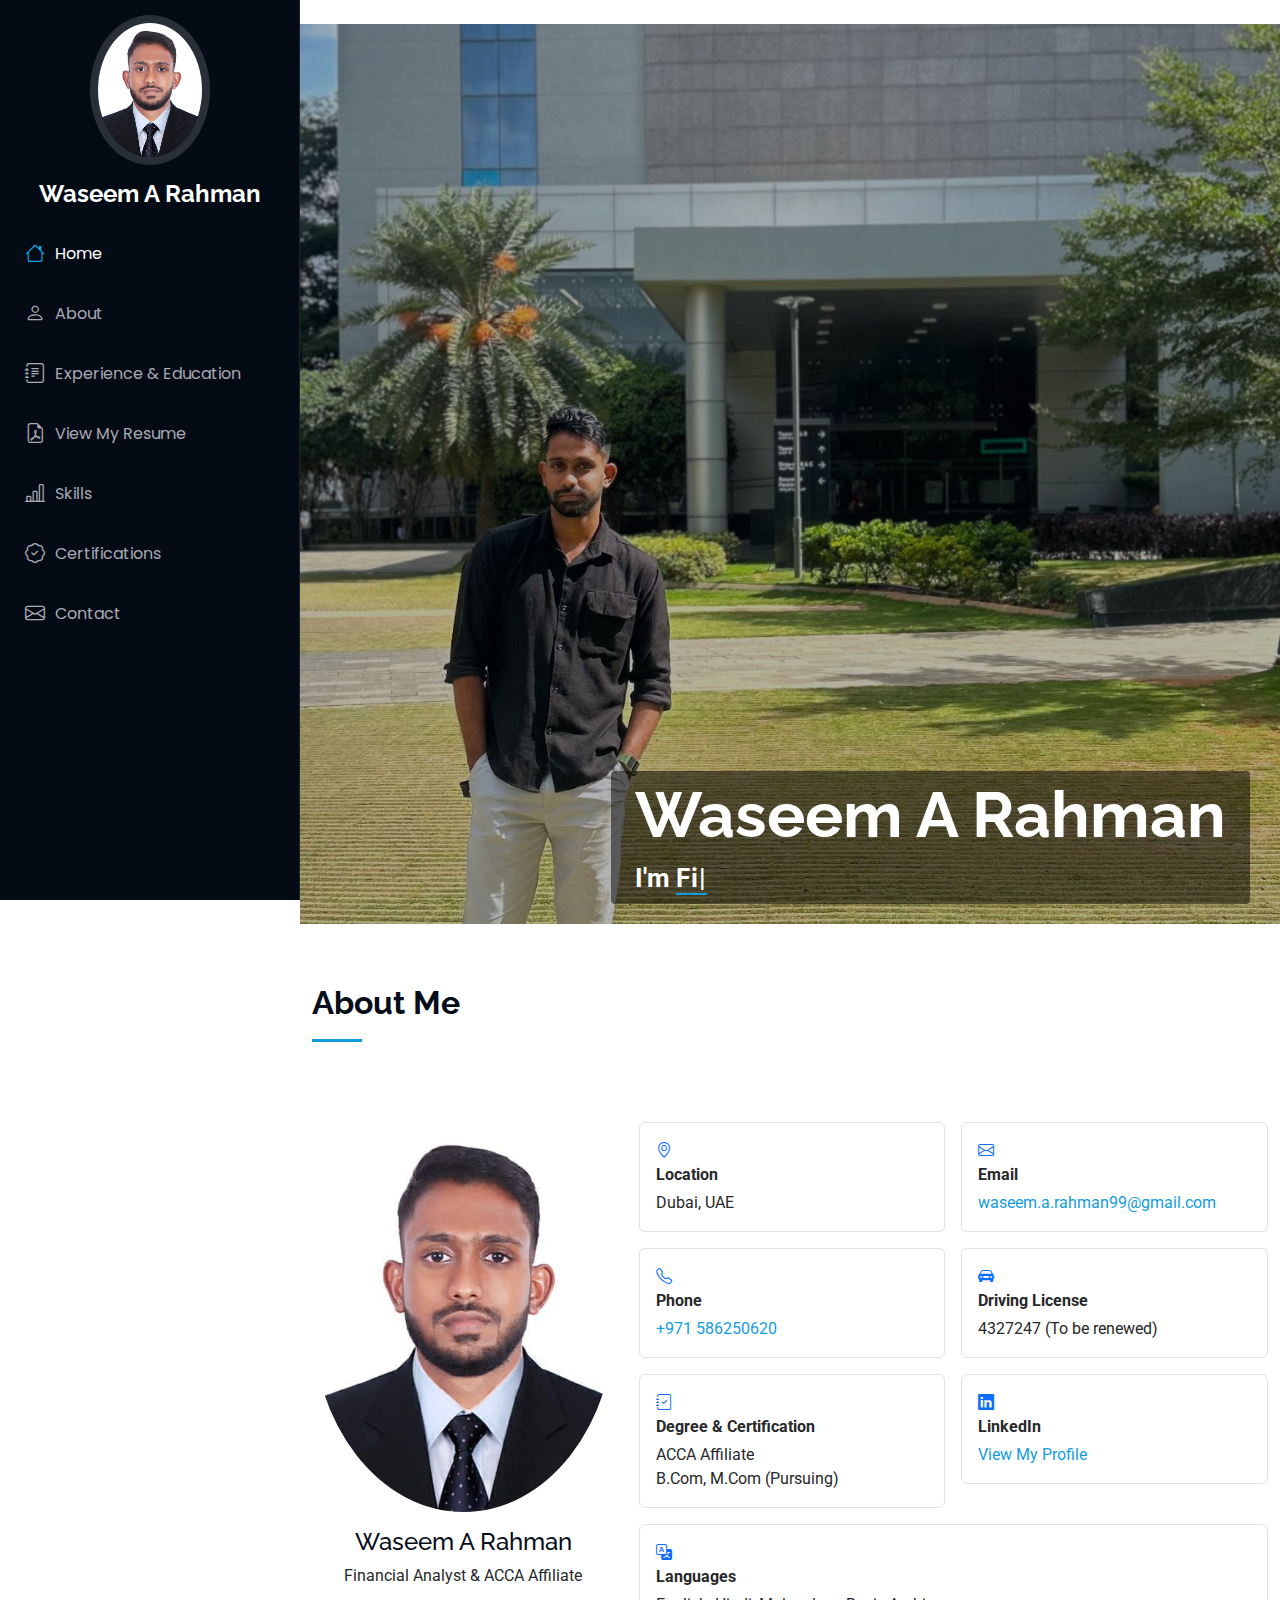
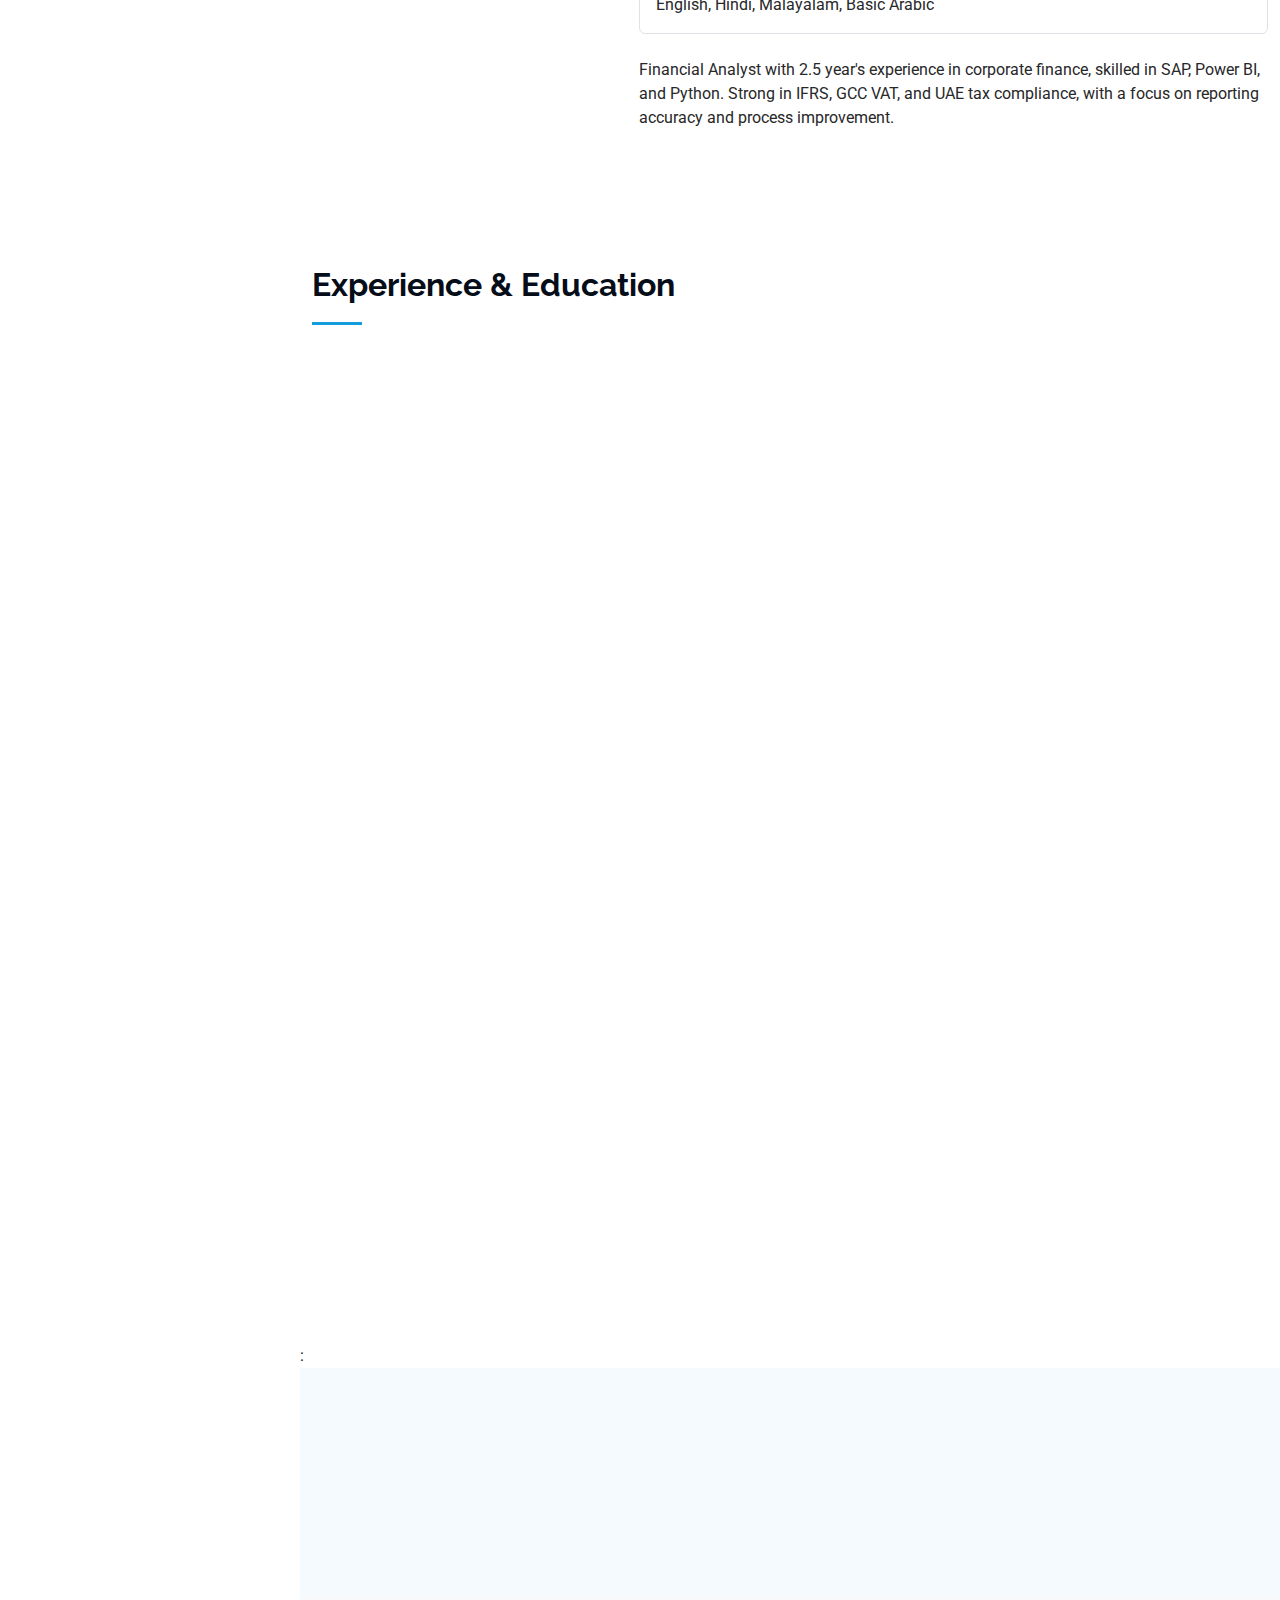
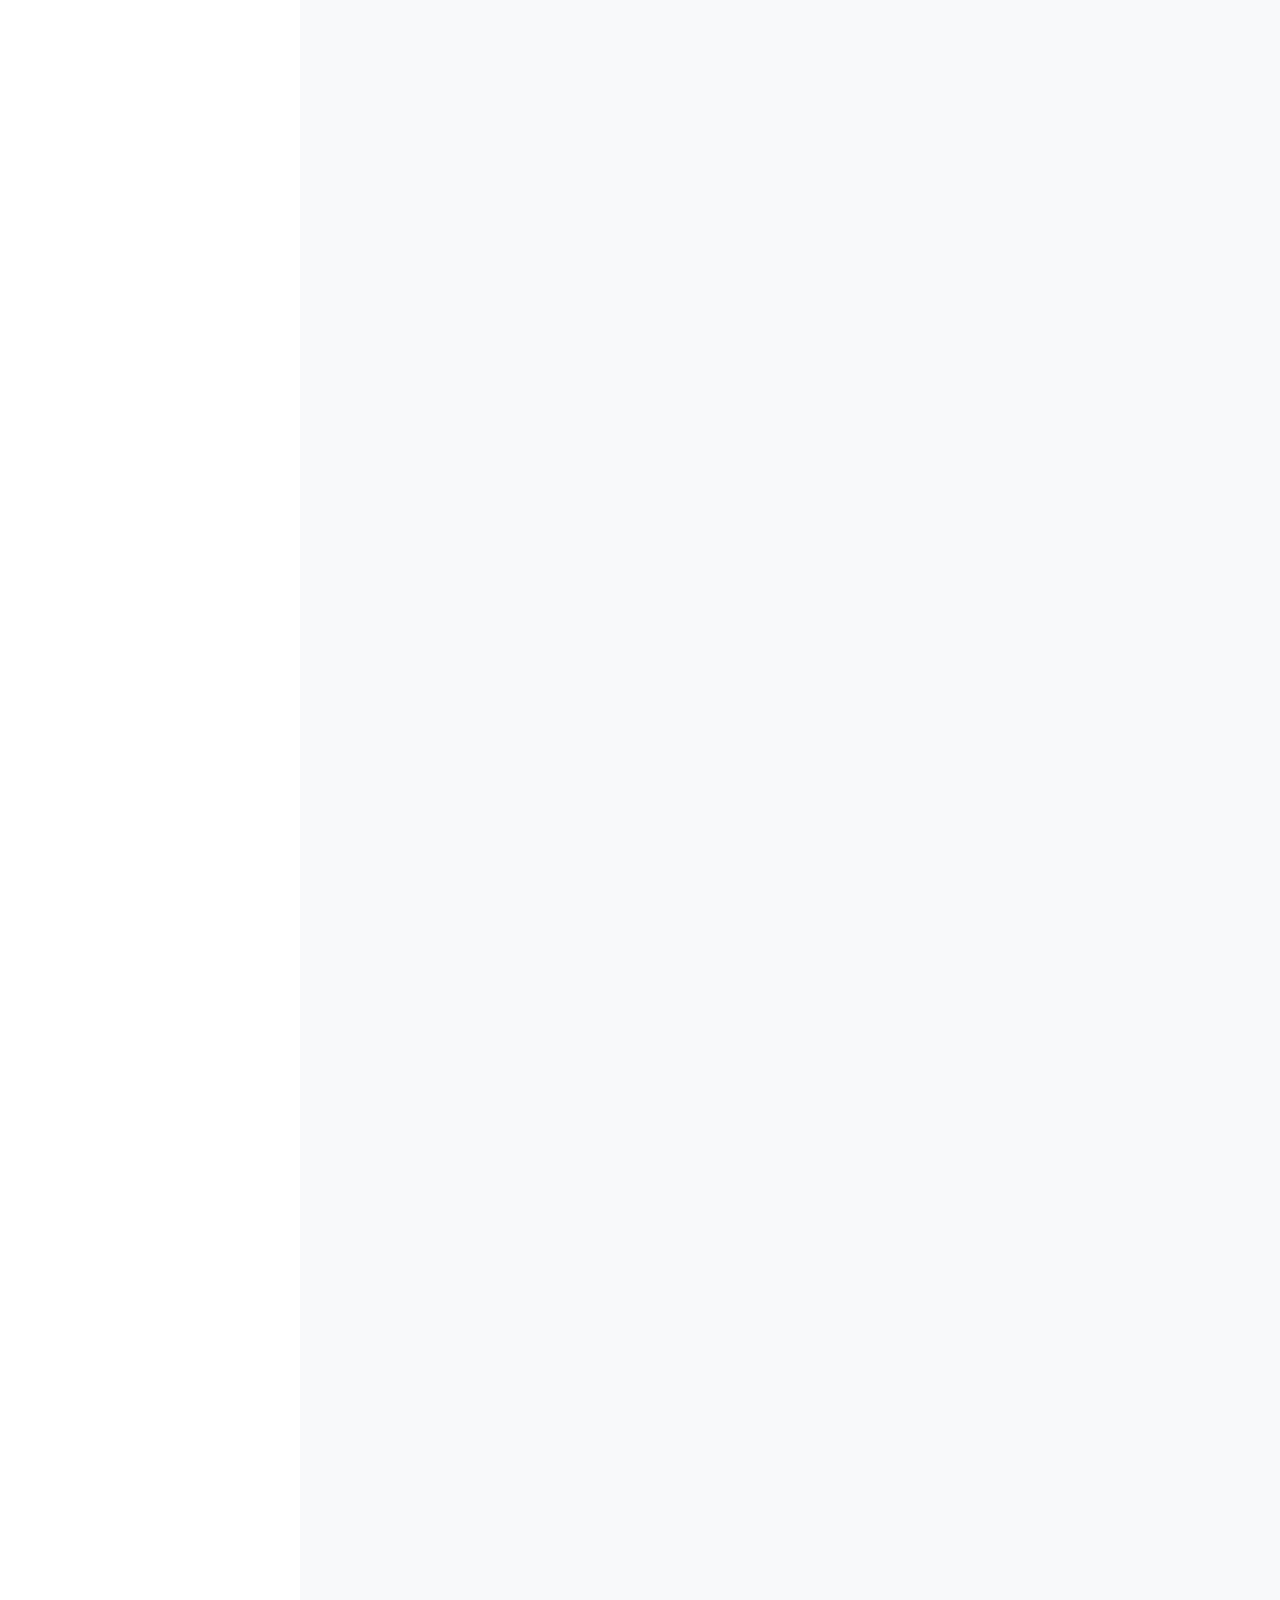
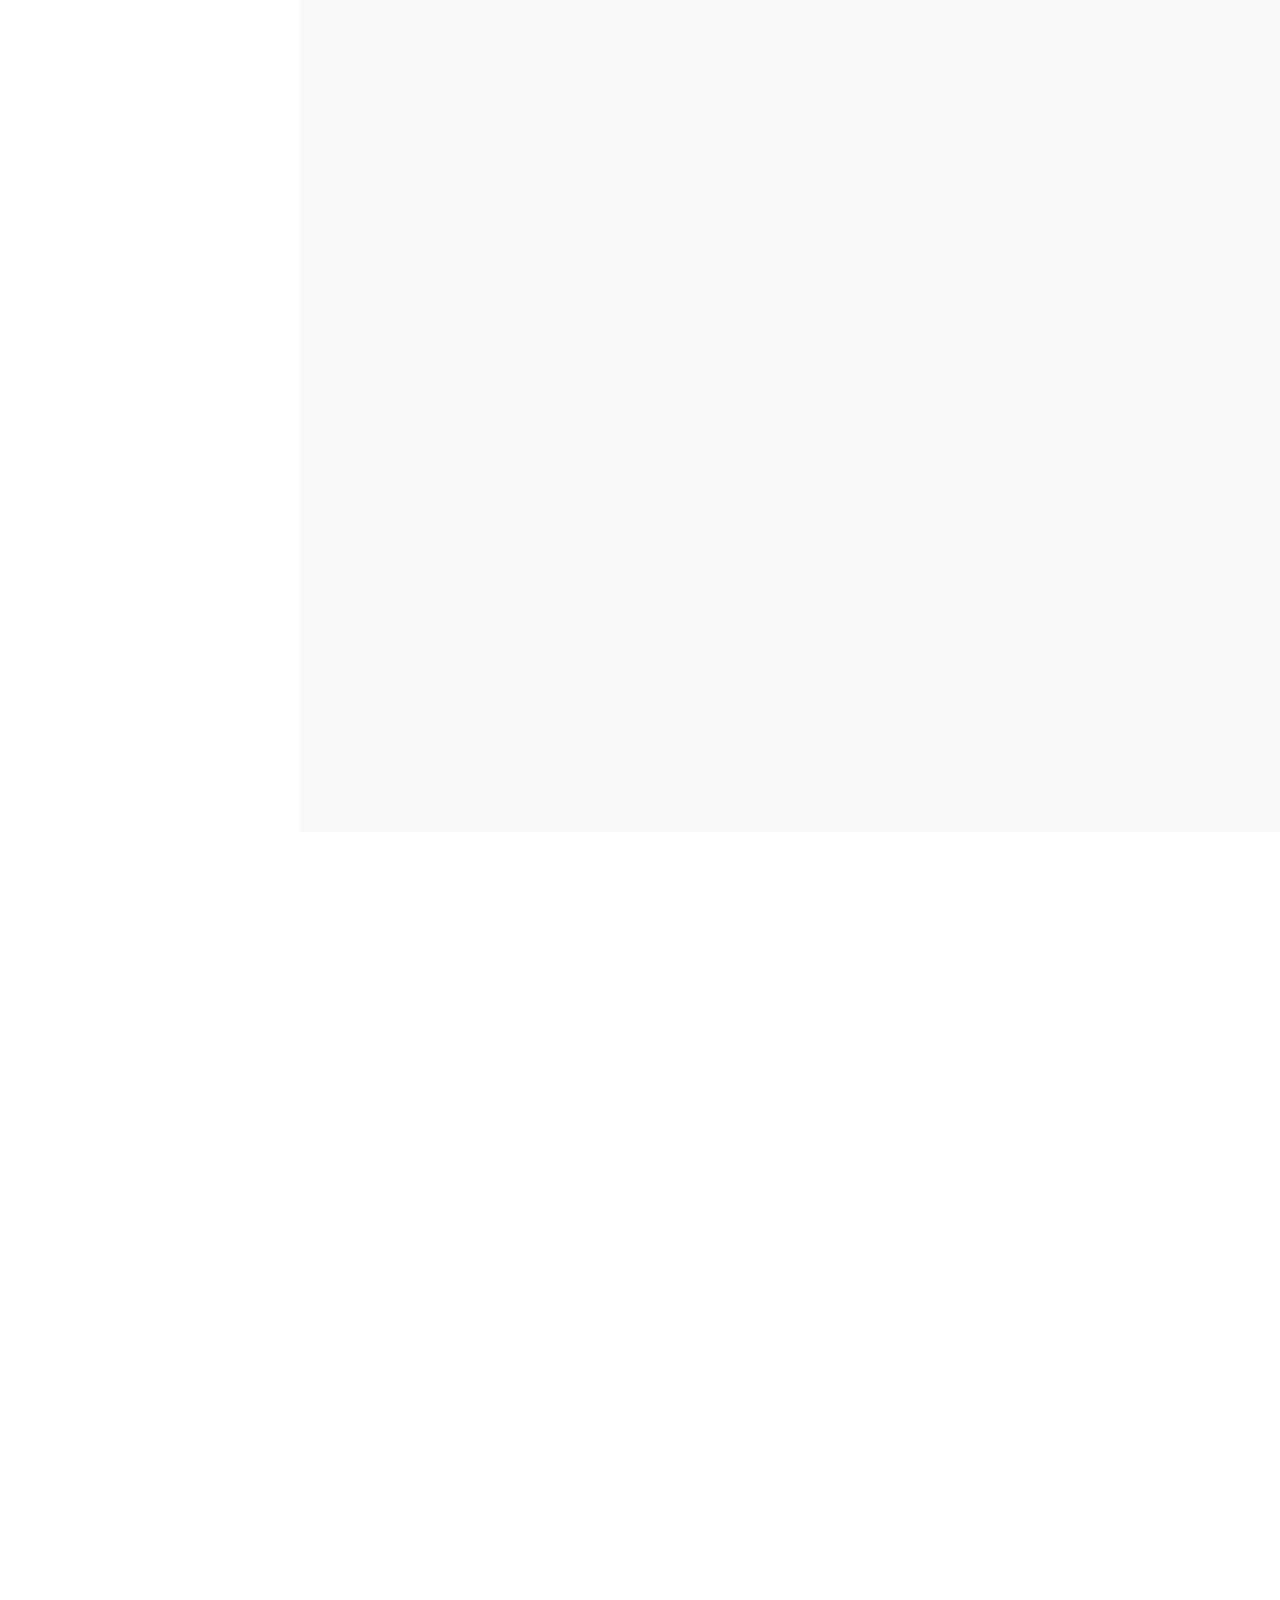
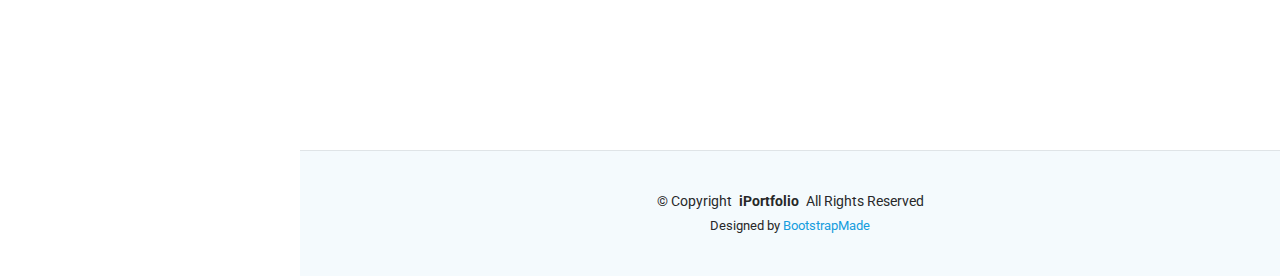
<file: index.html>
<!DOCTYPE html>
<html lang="en">

<head>
  <meta charset="utf-8">
  <meta content="width=device-width, initial-scale=1.0" name="viewport">
  <title>Index - iPortfolio Bootstrap Template</title>
  <meta content="" name="description">
  <meta content="" name="keywords">

  <!-- Favicons -->
  <link href="assets/img/favicon.png" rel="icon">
  <link href="assets/img/apple-touch-icon.png" rel="apple-touch-icon">

  <!-- Fonts -->
  <link href="https://fonts.googleapis.com" rel="preconnect">7
  <link href="https://fonts.gstatic.com" rel="preconnect" crossorigin>
  <link href="https://fonts.googleapis.com/css2?family=Roboto:ital,wght@0,100;0,300;0,400;0,500;0,700;0,900;1,100;1,300;1,400;1,500;1,700;1,900&family=Poppins:ital,wght@0,100;0,200;0,300;0,400;0,500;0,600;0,700;0,800;0,900;1,100;1,200;1,300;1,400;1,500;1,600;1,700;1,800;1,900&family=Raleway:ital,wght@0,100;0,200;0,300;0,400;0,500;0,600;0,700;0,800;0,900;1,100;1,200;1,300;1,400;1,500;1,600;1,700;1,800;1,900&display=swap" rel="stylesheet">

  <!-- Vendor CSS Files -->
  <link href="assets/vendor/bootstrap/css/bootstrap.min.css" rel="stylesheet">
  <link href="assets/vendor/bootstrap-icons/bootstrap-icons.css" rel="stylesheet">
  <link href="assets/vendor/aos/aos.css" rel="stylesheet">
  <link href="assets/vendor/glightbox/css/glightbox.min.css" rel="stylesheet">
  <link href="assets/vendor/swiper/swiper-bundle.min.css" rel="stylesheet">

  <!-- Main CSS File -->
  <link href="assets/css/main.css" rel="stylesheet">

  <!-- =======================================================
  * Template Name: iPortfolio
  * Template URL: https://bootstrapmade.com/iportfolio-bootstrap-portfolio-websites-template/
  * Updated: Jun 29 2024 with Bootstrap v5.3.3
  * Author: BootstrapMade.com
  * License: https://bootstrapmade.com/license/
  ======================================================== -->
</head>

<body class="index-page">

  <header id="header" class="header dark-background d-flex flex-column">
    <i class="header-toggle d-xl-none bi bi-list"></i>

    <div class="profile-img">
      <img src="assets/img/waseemdp.jpg" alt="" class="img-fluid rounded-circle">
    </div>

    <a href="index.html" class="logo d-flex align-items-center justify-content-center">
      <!-- Uncomment the line below if you also wish to use an image logo -->
      <!-- <img src="assets/img/logo.png" alt=""> -->
      <h1 class="sitename">Waseem A Rahman</h1>
    </a>

   <nav id="navmenu" class="navmenu">
  <ul>
    <li><a href="#hero" class="active"><i class="bi bi-house navicon"></i>Home</a></li>
    <li><a href="#about"><i class="bi bi-person navicon"></i> About</a></li>
    <li><a href="#experience"><i class="bi bi-journal-text navicon"></i> Experience & Education</a></li>
<li><a href="#portfolio"><i class="bi bi-file-earmark-pdf navicon"></i> View My Resume</a></li>
    <li><a href="#skills"><i class="bi bi-bar-chart-line navicon"></i> Skills</a></li>
    <li><a href="#certifications"><i class="bi bi-patch-check navicon"></i> Certifications</a></li>
    <li><a href="#contact"><i class="bi bi-envelope navicon"></i> Contact</a></li>
  </ul>
</nav>

  </header>

  <main class="main">

   <!-- Hero Section -->
<section id="hero" class="hero section dark-background" style="position: relative;">

  <img src="assets/img/Newpic.jpeg" alt="Hero Image" style="position: absolute; inset: 0; width: 100%; height: 100%; object-fit: cover; z-index: 1;">

  <!-- Name on bottom right of image -->
  <div style="
    position: absolute;
    bottom: 20px;
    right: 30px;
    color: white;
    font-size: 20px;
    font-weight: bold;
    background: rgba(0, 0, 0, 0.5);
    padding: 6px 12px;
    border-radius: 4px;
    z-index: 3;">
    <!-- Main content -->
  <div class="container" data-aos="fade-up" data-aos-delay="100" style="position: relative; z-index: 2;">
    <h2>Waseem A Rahman</h2>
    <p>I'm <span class="typed" data-typed-items="Financial analyst, ACCA Affiliate">Designer</span></p>
  </div>
</section>

</section><!-- /Hero Section -->

   <section id="about" class="about">
  <div class="container">
    <div class="section-title">
      <h2>About Me</h2>
    </div>

    <div class="row">
      <!-- Left Side Profile -->
      <div class="col-md-4 text-center">
        <img src="assets/img/image.png" class="img-fluid rounded-circle mb-3" alt="Profile">
        <h4>Waseem A Rahman</h4>
        <p>Financial Analyst & ACCA Affiliate</p>
      </div>

      <!-- Right Side Info Cards -->
      <div class="col-md-8">
        <div class="row g-3">
          <div class="col-sm-6">
            <div class="border rounded p-3">
              <i class="bi bi-geo-alt text-primary"></i>
              <p class="mb-1 fw-bold">Location</p>
              <p class="mb-0">Dubai, UAE</p>
            </div>
          </div>
          <div class="col-sm-6">
            <div class="border rounded p-3">
              <i class="bi bi-envelope text-primary"></i>
              <p class="mb-1 fw-bold">Email</p>
              <p class="mb-0">
                <a href="mailto:waseem.a.rahman99@gmail.com">
                  waseem.a.rahman99@gmail.com
                </a>
              </p>
            </div>
          </div>
          <div class="col-sm-6">
            <div class="border rounded p-3">
              <i class="bi bi-telephone text-primary"></i>
              <p class="mb-1 fw-bold">Phone</p>
              <p class="mb-0">
                <a href="tel:+971586250620">+971 586250620</a>
              </p>
            </div>
          </div>
          <div class="col-sm-6">
            <div class="border rounded p-3">
              <i class="bi bi-car-front-fill text-primary"></i>
              <p class="mb-1 fw-bold">Driving License</p>
              <p class="mb-0">4327247 (To be renewed)</p>
            </div>
          </div>
          <div class="col-sm-6">
            <div class="border rounded p-3">
              <i class="bi bi-journal-check text-primary"></i>
              <p class="mb-1 fw-bold">Degree & Certification</p>
              <p class="mb-0">ACCA Affiliate<br>B.Com, M.Com (Pursuing)</p>
            </div>
          </div>
          <div class="col-sm-6">
            <div class="border rounded p-3">
              <i class="bi bi-linkedin text-primary"></i>
              <p class="mb-1 fw-bold">LinkedIn</p>
              <p class="mb-0">
                <a href="https://www.linkedin.com/in/waseem-a-rahman-82119025b" target="_blank">
                  View My Profile
                </a>
              </p>
            </div>
          </div>
          <div class="col-sm-12">
            <div class="border rounded p-3">
              <i class="bi bi-translate text-primary"></i>
              <p class="mb-1 fw-bold">Languages</p>
              <p class="mb-0">English, Hindi, Malayalam, Basic Arabic</p>
            </div>
          </div>
        </div>

        <p class="mt-4">
          Financial Analyst with 2.5 year's experience in corporate finance, skilled in SAP, Power BI, and Python. Strong in IFRS, GCC VAT, and UAE tax compliance, with a focus on reporting accuracy and process improvement.
        </p>
      </div>
    </div>
  </div>
</section>
    
    <!-- Resume Section -->
<section id="experience" class="resume">
  <div class="container">
    <div class="section-title">
      <h2>Experience & Education</h2>
    <div class="row">
  <!-- Professional Experience on the LEFT -->
  <div class="col-lg-6" data-aos="fade-up">
    <h3 class="resume-title">Professional Experience</h3>
    <div class="resume-item">
      <h4>Financial Analyst</h4>
      <h5>Mar 2023 – July 2025</h5>
      <p>
        <a href="https://www.hpe.com" target="_blank" style="font-weight: 600; color: #0d6efd; text-decoration: none;">
          Hewlett Packard Enterprise - Bangalore, India
        </a>
        <img src="assets/img/HPElogo.png" alt="HPE Logo" style="height: 24px; vertical-align: middle; margin-left: 8px;">
      </p>
      <ul>
        <li>Managed reconciliations for over $50M in deferred revenue and inventory-related accounts, ensuring accuracy, compliance, and timely resolution of reconciling items.</li>
        <li>Improved month-end and quarter-end close cycles by 15% through enhanced process efficiency.</li>
        <li>Identified and resolved revenue discrepancies via SAP S4HANA analysis, contributing to a 98% data integrity rate.</li>
        <li>Supported global Warranty and Labor Cost teams across three regions by managing subsystem trackers and resolving data fallouts.</li>
        <li>Maintained strong relationships with stakeholders to ensure timely corrections, optimize account usage, and provide actionable suggestions related to reconciling items.</li>
        <li>Coordinated and communicated effectively with auditors, country controllers, and cross functional teams to address audit and QA queries efficiently and on time.</li>
        <li>Achieved 100% green metrics in quality assessments with zero escalations.</li>
        <li>Mentored junior analysts, improving team productivity and knowledge sharing.</li>
        <li>Partnered with RPA team to automate tracker updates and reconciliation processes, significantly reducing manual effort and enhancing efficiency by 25%.</li>
      </ul>
    </div>
  </div>

 <!-- Education on the RIGHT -->
<div class="col-lg-6" data-aos="fade-up" data-aos-delay="100">
  <h3 class="resume-title">Education</h3>

  <!-- ACCA Affiliate -->
  <div class="resume-item">
    <div style="display: flex; align-items: center; gap: 8px;">
      <h4 style="margin: 0;">ACCA Affiliate</h4>
      <img src="assets/img/ACCA_logo.png" alt="ACCA Logo" style="height: 28px;">
    </div>
    <p><em>Association of Chartered Certified Accountants (UK)</em></p>
  </div>
    <div class="resume-item">
      <h4>B.Com</h4>
      <p><em>William Carey University</em></p>
    </div>
    <div class="resume-item">
      <h4>M.Com (Pursuing)</h4>
      <p><em>Indira Gandhi National Open University</em></p>
</section>
    <!-- Portfolio Section -->
    <section id="portfolio">: <section class="section light-background">
  <div class="container" data-aos="fade-up">
    <div class="row justify-content-center text-center">
      <div class="col-lg-8">
        <h4 class="mb-3">View My Resume</h4>
        <a href="assets/Waseem_Financial Analyst_HPE.pdf" target="_blank" class="btn btn-primary">
          <i class="bi bi-file-earmark-pdf"></i> Open Resume
        </a>
        <br><br>  
      </div>
    </div>
  </div>
</section>
    <section id="skills" class="skills section bg-light">
  <div class="container" data-aos="fade-up">
    <div class="section-title">
      <h2>Skills</h2>
      <p>Grouped into core financial, technical, and people skills.</p>
    </div>

    <div class="row g-4">
      <!-- Finance Card -->
      <div class="col-md-4">
        <div class="card h-100 border-0 shadow-sm">
          <div class="card-body">
            <div class="d-flex align-items-center mb-3">
              <i class="bi bi-cash-coin fs-3 text-primary me-2"></i>
              <h5 class="mb-0">Finance</h5>
            </div>
            <ul class="ps-3 mb-0">
              <li>In-depth knowledge of IFRS, IAS</li>
              <li>Skilled in Reconciliations & Month-end close</li>
              <li>Proficient in UAE VAT & Corporate Tax</li>
              <li>Financial Reporting & Analysis</li>
            </ul>
          </div>
        </div>
      </div>

      <!-- Tech Card -->
      <div class="col-md-4">
        <div class="card h-100 border-0 shadow-sm">
          <div class="card-body">
            <div class="d-flex align-items-center mb-3">
              <i class="bi bi-gear-wide-connected fs-3 text-success me-2"></i>
              <h5 class="mb-0">Technology</h5>
            </div>
            <ul class="ps-3 mb-0">
              <li>Hands-on with SAP S/4HANA</li>
              <li>Power BI & Python (Developing Proficiency)</li>
              <li>Advanced Microsoft Excel</li>
              <li>Basic knowledge of SQL</li>
            </ul>
          </div>
        </div>
      </div>

      <!-- Soft Skills Card -->
      <div class="col-md-4">
        <div class="card h-100 border-0 shadow-sm">
          <div class="card-body">
            <div class="d-flex align-items-center mb-3">
              <i class="bi bi-chat-square-dots fs-3 text-warning me-2"></i>
              <h5 class="mb-0">Soft Skills</h5>
            </div>
            <ul class="ps-3 mb-0">
              <li>Excellent Communication & Interpersonal Skills</li>
              <li>Analytical Thinking & Problem-Solving</li>
              <li>Quick Learner with Time Management</li>
              <li>Cross-Department Collaboration</li>
            </ul>
          </div>
        </div>
      </div>
    </div>
  </div>
</section>

<!-- ======= Certifications Section ======= -->
<section id="certifications" class="section bg-light">
  <div class="container" data-aos="fade-up">
    <div class="section-title">
      <h2>My Certifications</h2>
      <p>Key certifications and academic credentials that reflect my professional journey.</p>
    </div>

    <div class="row g-4">
      <!-- ACCA -->
      <div class="col-md-6 col-lg-4">
        <div class="card h-100 shadow-sm border-0">
          <img src="assets/img/ACCA.jpeg" class="card-img-top" alt="ACCA Certificate">
          <div class="card-body">
            <h5 class="card-title mb-1">ACCA Affiliate</h5>
            <p class="text-muted small mb-2">Association of Chartered Certified Accountants (UK)</p>
            <a href="assets/img/ACCA.jpeg" class="btn btn-sm btn-outline-primary glightbox" title="View ACCA Certificate">View Certificate</a>
          </div>
        </div>
      </div>

      <!-- VAT -->
      <div class="col-md-6 col-lg-4">
        <div class="card h-100 shadow-sm border-0">
          <img src="assets/img/VAT.jpeg" class="card-img-top" alt="UAE VAT Certificate">
          <div class="card-body">
            <h5 class="card-title mb-1">UAE VAT Certification</h5>
            <p class="text-muted small mb-2">Recognized VAT Training Completion</p>
            <a href="assets/img/VAT.jpeg" class="btn btn-sm btn-outline-primary glightbox" title="View VAT Certificate">View Certificate</a>
          </div>
        </div>
      </div>

      <!-- Corporate Tax -->
      <div class="col-md-6 col-lg-4">
        <div class="card h-100 shadow-sm border-0">
          <img src="assets/img/CT.jpeg" class="card-img-top" alt="Corporate Tax Certificate">
          <div class="card-body">
            <h5 class="card-title mb-1">UAE Corporate Tax</h5>
            <p class="text-muted small mb-2">Corporate Tax Awareness Course</p>
            <a href="assets/img/CT.jpeg" class="btn btn-sm btn-outline-primary glightbox" title="View Corporate Tax Certificate">View Certificate</a>
          </div>
        </div>
      </div>

      <!-- Financial Analysis -->
      <div class="col-md-6 col-lg-4">
        <div class="card h-100 shadow-sm border-0">
          <img src="assets/img/Financial Analysis.jpg" class="card-img-top" alt="Financial Analysis Certificate">
          <div class="card-body">
            <h5 class="card-title mb-1">Financial Analysis and Modeling</h5>
            <p class="text-muted small mb-2">Financial Analysis & Modeling – CFI</p>
            <a href="assets/img/Financial Analysis.jpg" class="btn btn-sm btn-outline-primary glightbox" title="View Financial Analysis Certificate">View Certificate</a>
          </div>
        </div>
      </div>

      <!-- Business Analytics -->
      <div class="col-md-6 col-lg-4">
        <div class="card h-100 shadow-sm border-0">
          <img src="assets/img/Business Analytics.jpg" class="card-img-top" alt="Business Analytics Certificate">
          <div class="card-body">
            <h5 class="card-title mb-1">Business Analytics with Excel</h5>
            <p class="text-muted small mb-2">Business Analytics with Excel – Microsoft </p>
            <a href="assets/img/Business Analytics.jpg" class="btn btn-sm btn-outline-primary glightbox" title="View Business Analytics Certificate">View Certificate</a>
          </div>
        </div>
      </div>

       <!-- Python Essential -->
      <div class="col-md-6 col-lg-4">
        <div class="card h-100 shadow-sm border-0">
          <img src="assets/img/Python Essential.jpg" class="card-img-top" alt="Python Essential Certificate">
          <div class="card-body">
            <h5 class="card-title mb-1">Python Essential</h5>
            <p class="text-muted small mb-2">Python Essential Training – Linkedin </p>
            <a href="assets/img/Python Essential.jpg" class="btn btn-sm btn-outline-primary glightbox" title="View Python Essential Certificate">View Certificate</a>
          </div>
        </div>
      </div>

      <!-- B.Com -->
      <div class="col-md-6 col-lg-4">
        <div class="card h-100 shadow-sm border-0">
          <img src="assets/img/Bcom.jpg" class="card-img-top" alt="B.Com Degree">
          <div class="card-body">
            <h5 class="card-title mb-1">Bachelor of Commerce</h5>
            <p class="text-muted small mb-2">University Graduation Certificate</p>
            <a href="assets/img/Bcom.jpg" class="btn btn-sm btn-outline-primary glightbox" title="View B.Com Certificate">View Certificate</a>
          </div>
        </div>
      </div>
    </div>
  </div>
</section>
</section>
    <!-- Contact Section -->
    <section id="contact" class="contact section">

      <!-- Section Title -->
      <div class="container section-title" data-aos="fade-up">
        <h2>Contact</h2>
      </div><!-- End Section Title -->

      <div class="container" data-aos="fade-up" data-aos-delay="100">

        <div class="row gy-4">

          <div class="col-lg-5">

            <div class="info-wrap">
              <div class="info-item d-flex" data-aos="fade-up" data-aos-delay="200">
                <i class="bi bi-geo-alt flex-shrink-0"></i>
                <div>
                  <h3>Address</h3>
                  <p>Union Metro Station, Dubai, UAE</p>
                </div>
              </div><!-- End Info Item -->

              <div class="info-item d-flex" data-aos="fade-up" data-aos-delay="300">
                <i class="bi bi-telephone flex-shrink-0"></i>
                <div>
                  <h3>Call Us</h3>
                  <p>+971 586250620</p>
                </div>
              </div><!-- End Info Item -->

              <div class="info-item d-flex" data-aos="fade-up" data-aos-delay="400">
                <i class="bi bi-envelope flex-shrink-0"></i>
                <div>
                  <h3>Email Us</h3>
                  <p>waseem.a.rahman99@gmail.com</p>
                </div>
              </div><!-- End Info Item -->

              <iframe src="https://www.google.com/maps/embed?pb=!1m18!1m12!1m3!1d3609.2889879887264!2d55.31355671501501!3d25.263972983881294!2m3!1f0!2f0!3f0!3m2!1i1024!2i768!4f13.1!3m3!1m2!1s0x3e5f5d4f1b7e0845%3A0x2442cbd1e28af2b7!2sUnion%20Metro%20Station!5e0!3m2!1sen!2sae!4v1688580131234!5m2!1sen!2sae" frameborder="0" style="border:0; width: 100%; height: 270px;" allowfullscreen="" loading="lazy" referrerpolicy="no-referrer-when-downgrade"></iframe>
            </div>
          </div>
  </main>

  <footer id="footer" class="footer position-relative light-background">

    <div class="container">
      <div class="copyright text-center ">
        <p>© <span>Copyright</span> <strong class="px-1 sitename">iPortfolio</strong> <span>All Rights Reserved</span></p>
      </div>
      <div class="credits">
        <!-- All the links in the footer should remain intact. -->
        <!-- You can delete the links only if you've purchased the pro version. -->
        <!-- Licensing information: https://bootstrapmade.com/license/ -->
        <!-- Purchase the pro version with working PHP/AJAX contact form: [buy-url] -->
        Designed by <a href="https://bootstrapmade.com/">BootstrapMade</a>
      </div>
    </div>

  </footer>

  <!-- Scroll Top -->
  <a href="#" id="scroll-top" class="scroll-top d-flex align-items-center justify-content-center"><i class="bi bi-arrow-up-short"></i></a>

  <!-- Preloader -->
  <div id="preloader"></div>

  <!-- Vendor JS Files -->
  <script src="assets/vendor/bootstrap/js/bootstrap.bundle.min.js"></script>
  <script src="assets/vendor/php-email-form/validate.js"></script>
  <script src="assets/vendor/aos/aos.js"></script>
  <script src="assets/vendor/typed.js/typed.umd.js"></script>
  <script src="assets/vendor/purecounter/purecounter_vanilla.js"></script>
  <script src="assets/vendor/waypoints/noframework.waypoints.js"></script>
  <script src="assets/vendor/glightbox/js/glightbox.min.js"></script>
  <script src="assets/vendor/imagesloaded/imagesloaded.pkgd.min.js"></script>
  <script src="assets/vendor/isotope-layout/isotope.pkgd.min.js"></script>
  <script src="assets/vendor/swiper/swiper-bundle.min.js"></script>

<script>
  window.addEventListener('load', () => {
  let certIsotope = new Isotope('.portfolio-container', {
    itemSelector: '.portfolio-item',
    layoutMode: 'fitRows'
  });

  let certFilters = document.querySelectorAll('#cert-filters li');
  certFilters.forEach(el => {
    el.addEventListener('click', function () {
      certFilters.forEach(btn => btn.classList.remove('filter-active'));
      this.classList.add('filter-active');
      certIsotope.arrange({
        filter: this.getAttribute('data-filter')
      });
    });
  });

  GLightbox({ selector: '.glightbox' });
});
</script>

  <!-- Main JS File -->
  <script src="assets/js/main.js"></script>

</body>

</html>
</file>
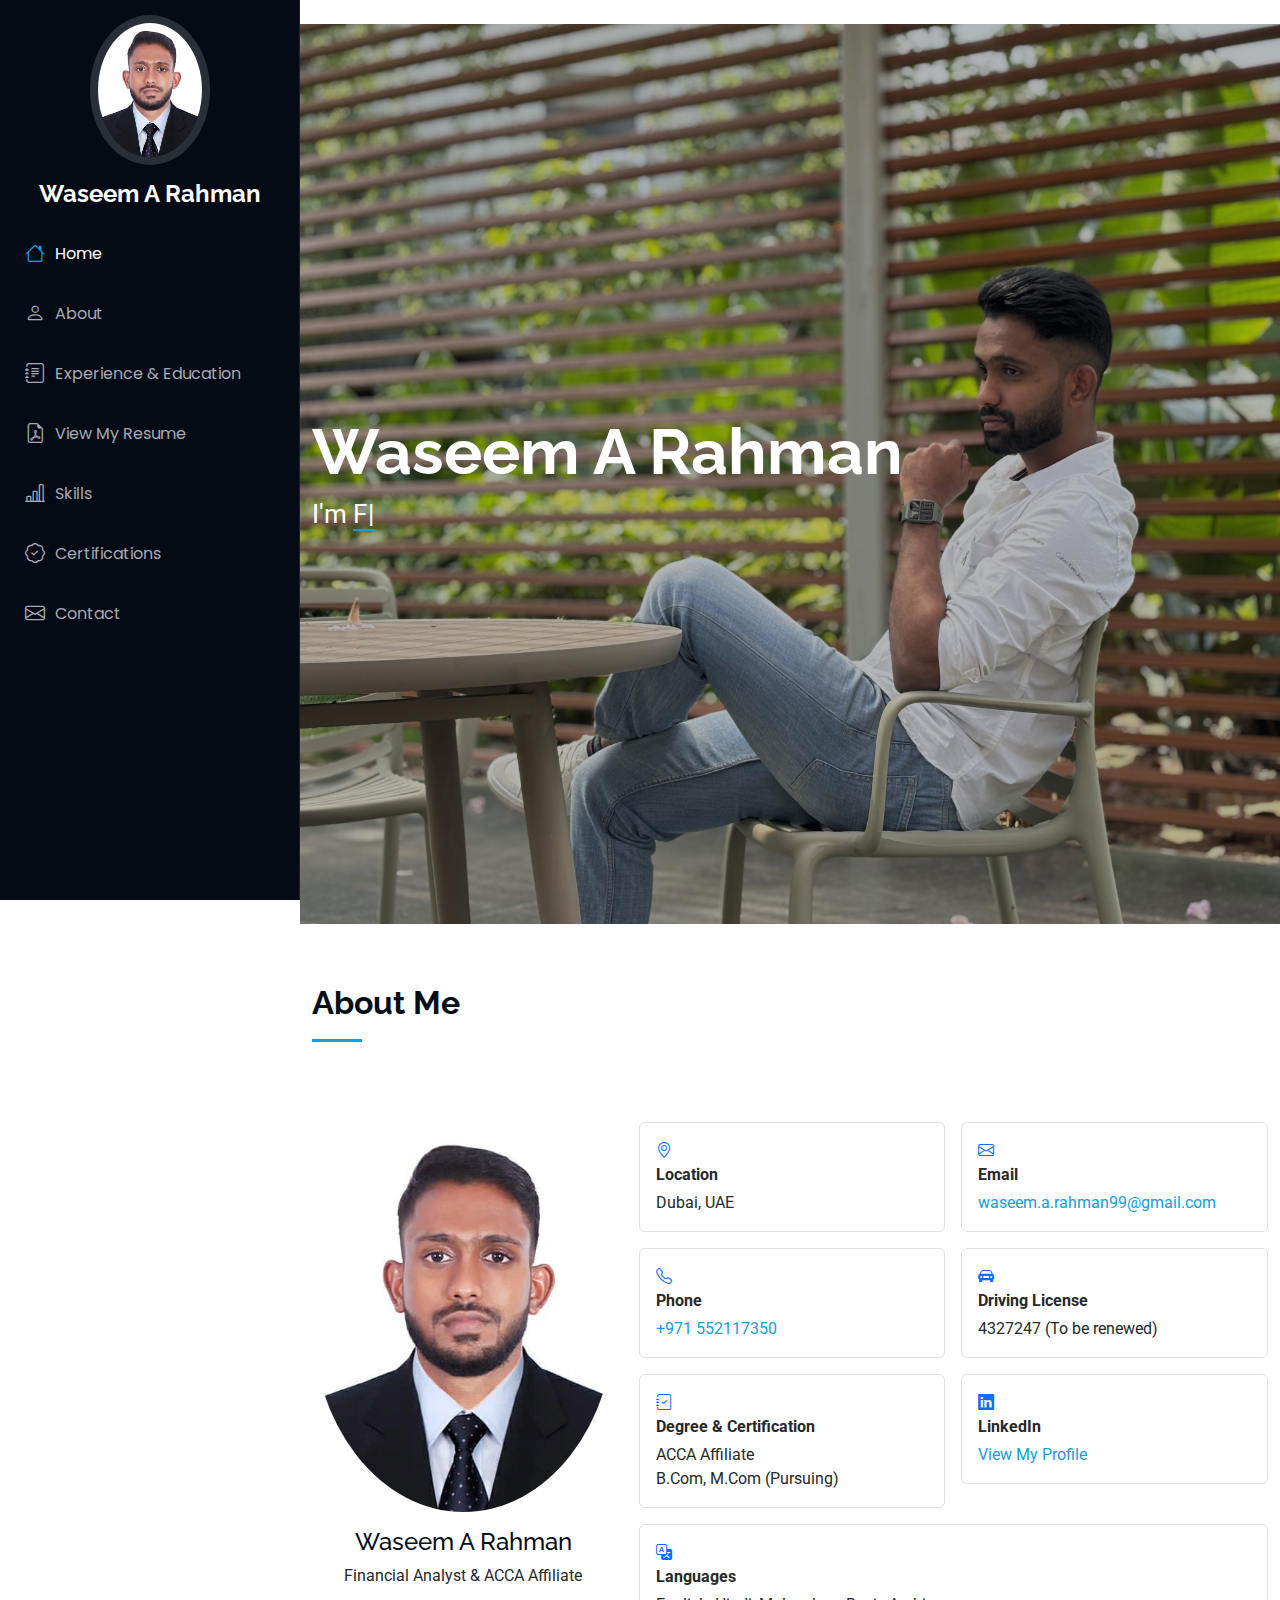
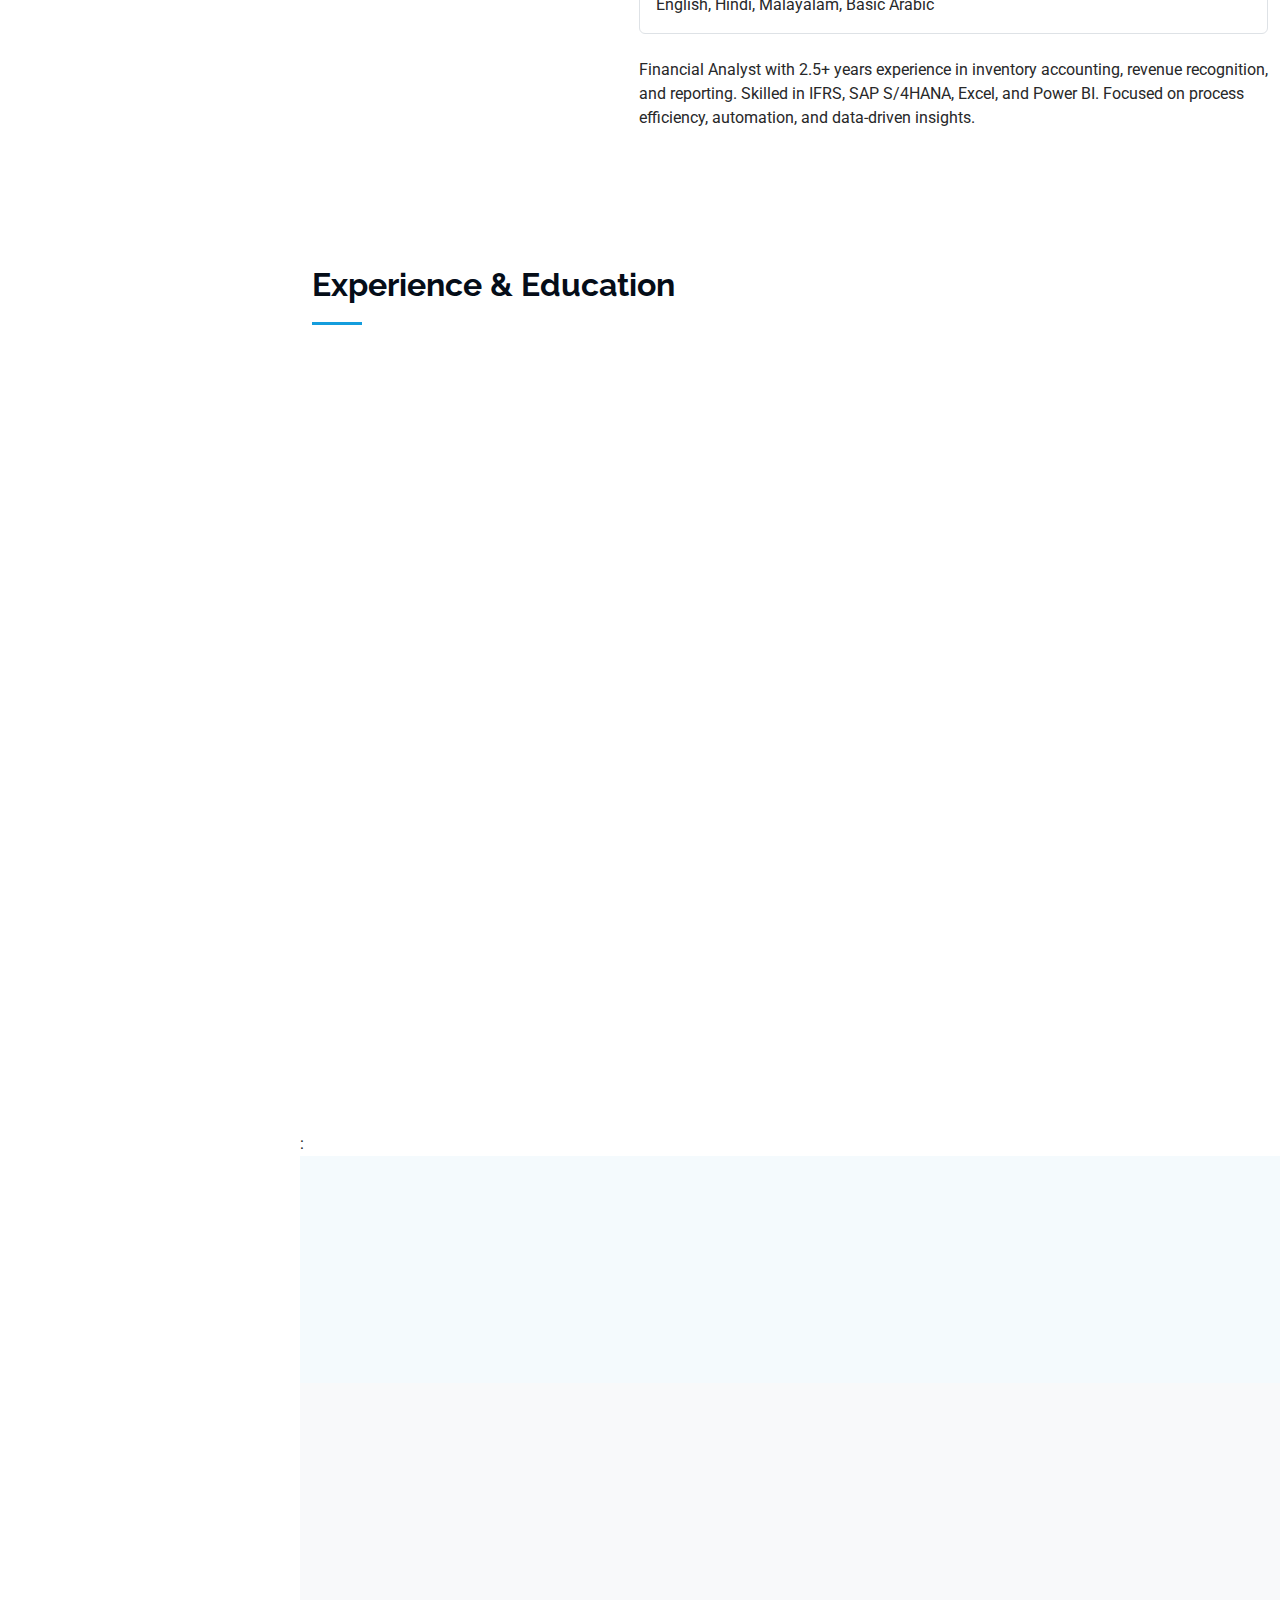
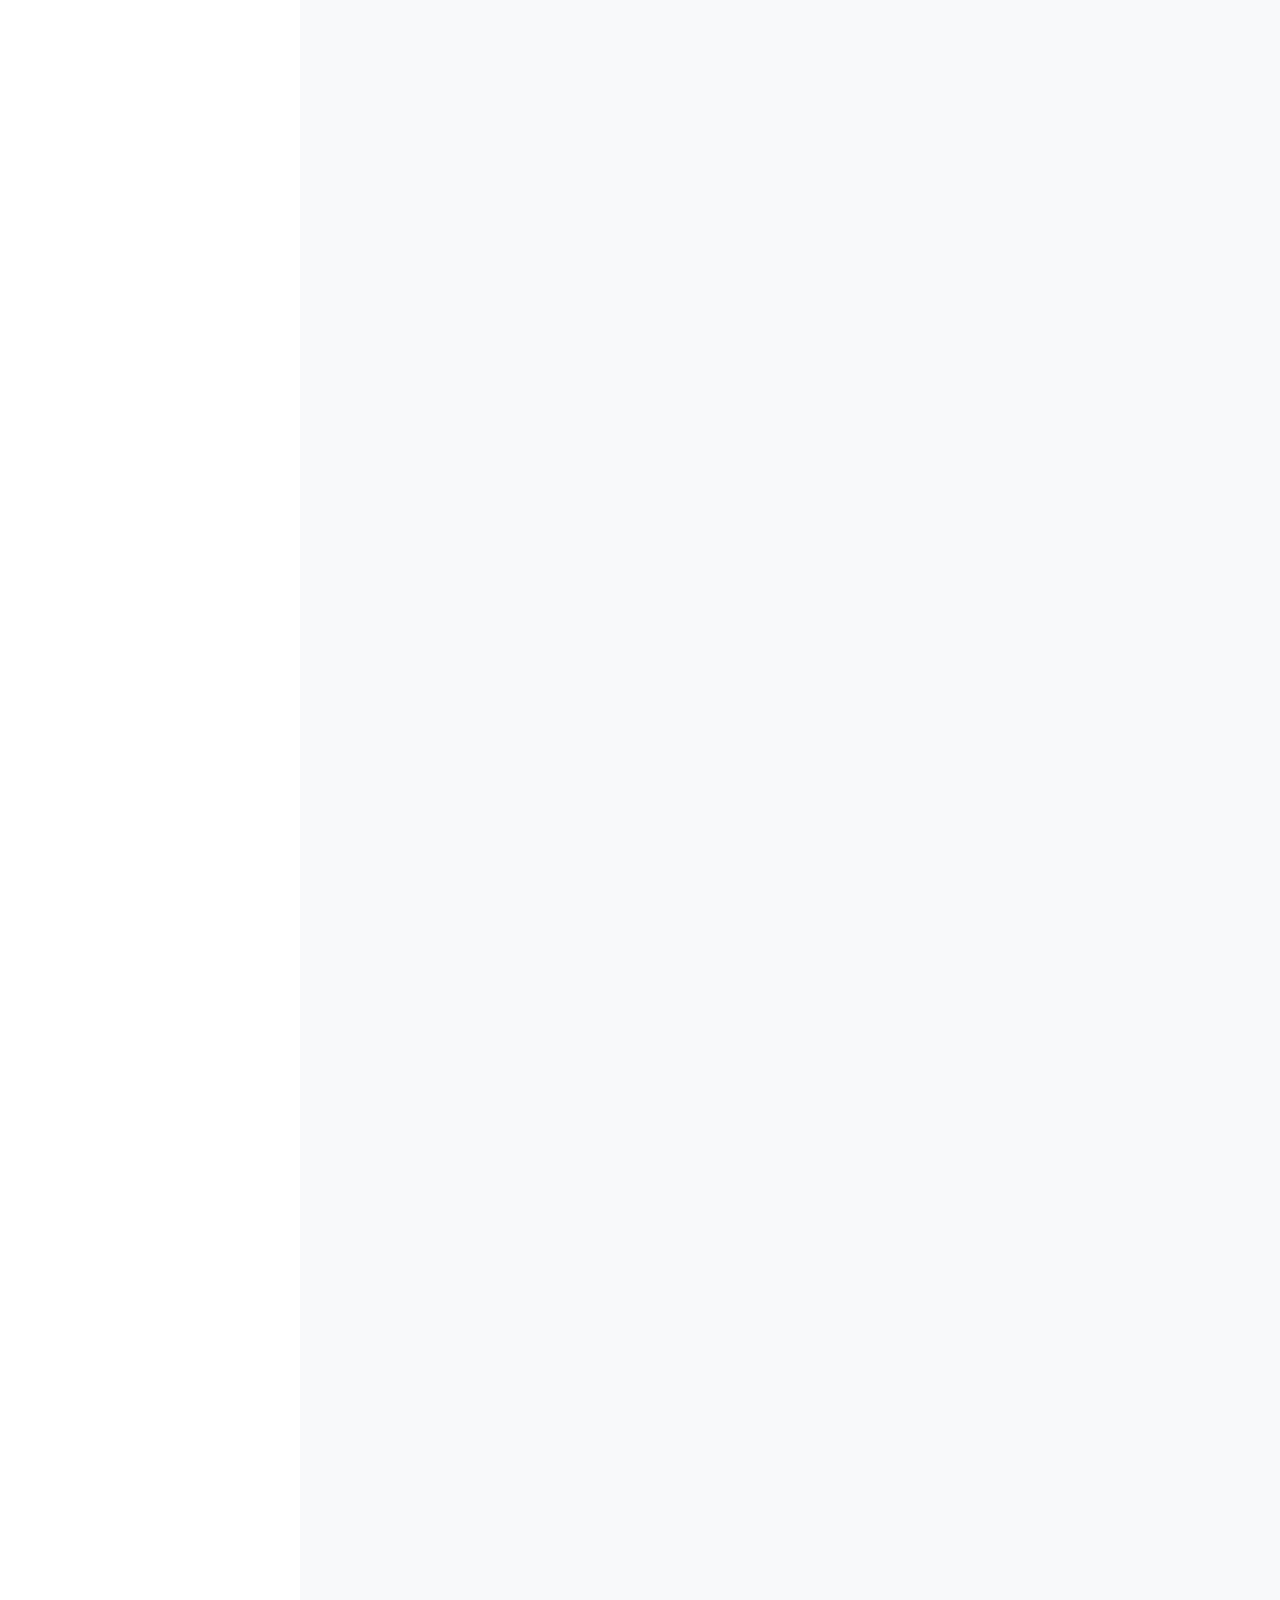
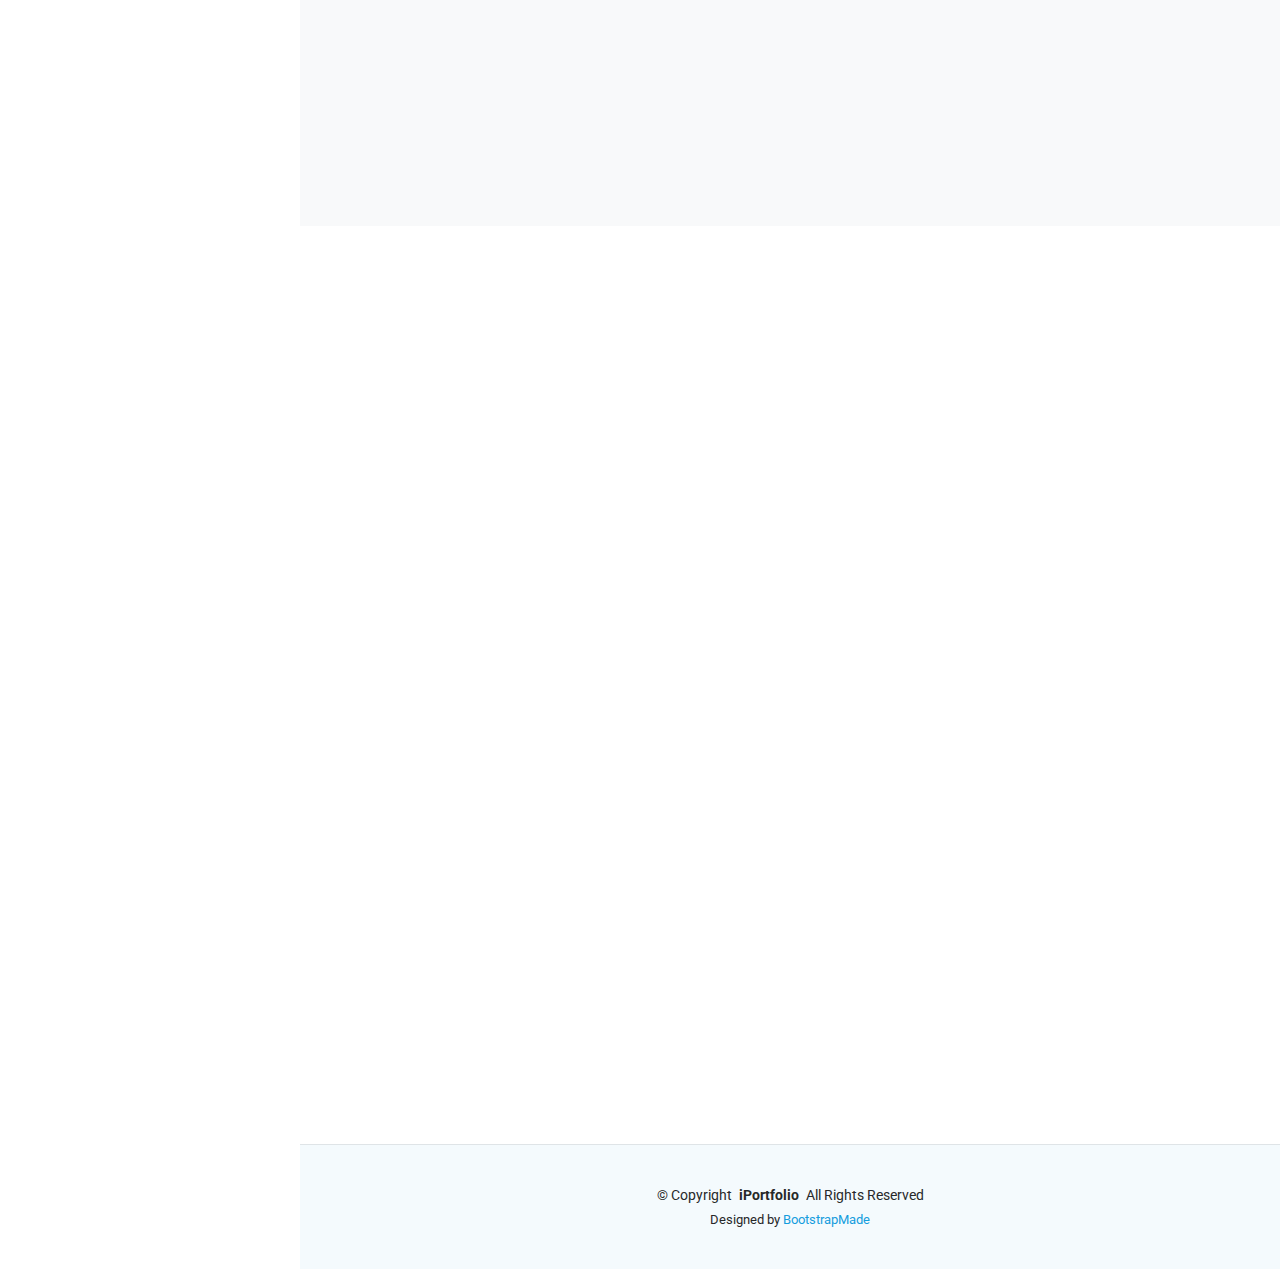
<file: waseem/index.html>
<!DOCTYPE html>
<html lang="en">

<head>
  <meta charset="utf-8">
  <meta content="width=device-width, initial-scale=1.0" name="viewport">
  <title>Index - iPortfolio Bootstrap Template</title>
  <meta content="" name="description">
  <meta content="" name="keywords">

  <!-- Favicons -->
  <link href="assets/img/favicon.png" rel="icon">
  <link href="assets/img/apple-touch-icon.png" rel="apple-touch-icon">

  <!-- Fonts -->
  <link href="https://fonts.googleapis.com" rel="preconnect">7
  <link href="https://fonts.gstatic.com" rel="preconnect" crossorigin>
  <link href="https://fonts.googleapis.com/css2?family=Roboto:ital,wght@0,100;0,300;0,400;0,500;0,700;0,900;1,100;1,300;1,400;1,500;1,700;1,900&family=Poppins:ital,wght@0,100;0,200;0,300;0,400;0,500;0,600;0,700;0,800;0,900;1,100;1,200;1,300;1,400;1,500;1,600;1,700;1,800;1,900&family=Raleway:ital,wght@0,100;0,200;0,300;0,400;0,500;0,600;0,700;0,800;0,900;1,100;1,200;1,300;1,400;1,500;1,600;1,700;1,800;1,900&display=swap" rel="stylesheet">

  <!-- Vendor CSS Files -->
  <link href="assets/vendor/bootstrap/css/bootstrap.min.css" rel="stylesheet">
  <link href="assets/vendor/bootstrap-icons/bootstrap-icons.css" rel="stylesheet">
  <link href="assets/vendor/aos/aos.css" rel="stylesheet">
  <link href="assets/vendor/glightbox/css/glightbox.min.css" rel="stylesheet">
  <link href="assets/vendor/swiper/swiper-bundle.min.css" rel="stylesheet">

  <!-- Main CSS File -->
  <link href="assets/css/main.css" rel="stylesheet">

  <!-- =======================================================
  * Template Name: iPortfolio
  * Template URL: https://bootstrapmade.com/iportfolio-bootstrap-portfolio-websites-template/
  * Updated: Jun 29 2024 with Bootstrap v5.3.3
  * Author: BootstrapMade.com
  * License: https://bootstrapmade.com/license/
  ======================================================== -->
</head>

<body class="index-page">

  <header id="header" class="header dark-background d-flex flex-column">
    <i class="header-toggle d-xl-none bi bi-list"></i>

    <div class="profile-img">
      <img src="assets/img/waseemdp.jpg" alt="" class="img-fluid rounded-circle">
    </div>

    <a href="index.html" class="logo d-flex align-items-center justify-content-center">
      <!-- Uncomment the line below if you also wish to use an image logo -->
      <!-- <img src="assets/img/logo.png" alt=""> -->
      <h1 class="sitename">Waseem A Rahman</h1>
    </a>

   <nav id="navmenu" class="navmenu">
  <ul>
    <li><a href="#hero" class="active"><i class="bi bi-house navicon"></i>Home</a></li>
    <li><a href="#about"><i class="bi bi-person navicon"></i> About</a></li>
    <li><a href="#experience"><i class="bi bi-journal-text navicon"></i> Experience & Education</a></li>
<li><a href="#portfolio"><i class="bi bi-file-earmark-pdf navicon"></i> View My Resume</a></li>
    <li><a href="#skills"><i class="bi bi-bar-chart-line navicon"></i> Skills</a></li>
    <li><a href="#certifications"><i class="bi bi-patch-check navicon"></i> Certifications</a></li>
    <li><a href="#contact"><i class="bi bi-envelope navicon"></i> Contact</a></li>
  </ul>
</nav>

  </header>

  <main class="main">

    <!-- Hero Section -->
    <section id="hero" class="hero section dark-background">

      <img src="assets/img/wasim3.jpg" alt="" data-aos="fade-in" class="">

      <div class="container" data-aos="fade-up" data-aos-delay="100">
        <h2>Waseem A Rahman</h2>
        <p>I'm <span class="typed" data-typed-items="Financial analyst, ACCA Affilate">Designer</span><span class="typed-cursor typed-cursor--blink" aria-hidden="true"></span><span class="typed-cursor typed-cursor--blink" aria-hidden="true"></span></p>
      </div>

    </section><!-- /Hero Section -->

   <section id="about" class="about">
  <div class="container">
    <div class="section-title">
      <h2>About Me</h2>
    </div>

    <div class="row">
      <!-- Left Side Profile -->
      <div class="col-md-4 text-center">
        <img src="assets/img/image.png" class="img-fluid rounded-circle mb-3" alt="Profile">
        <h4>Waseem A Rahman</h4>
        <p>Financial Analyst & ACCA Affiliate</p>
      </div>

      <!-- Right Side Info Cards -->
      <div class="col-md-8">
        <div class="row g-3">
          <div class="col-sm-6">
            <div class="border rounded p-3">
              <i class="bi bi-geo-alt text-primary"></i>
              <p class="mb-1 fw-bold">Location</p>
              <p class="mb-0">Dubai, UAE</p>
            </div>
          </div>
          <div class="col-sm-6">
            <div class="border rounded p-3">
              <i class="bi bi-envelope text-primary"></i>
              <p class="mb-1 fw-bold">Email</p>
              <p class="mb-0">
                <a href="mailto:waseem.a.rahman99@gmail.com">
                  waseem.a.rahman99@gmail.com
                </a>
              </p>
            </div>
          </div>
          <div class="col-sm-6">
            <div class="border rounded p-3">
              <i class="bi bi-telephone text-primary"></i>
              <p class="mb-1 fw-bold">Phone</p>
              <p class="mb-0">
                <a href="tel:+971552117350">+971 552117350</a>
              </p>
            </div>
          </div>
          <div class="col-sm-6">
            <div class="border rounded p-3">
              <i class="bi bi-car-front-fill text-primary"></i>
              <p class="mb-1 fw-bold">Driving License</p>
              <p class="mb-0">4327247 (To be renewed)</p>
            </div>
          </div>
          <div class="col-sm-6">
            <div class="border rounded p-3">
              <i class="bi bi-journal-check text-primary"></i>
              <p class="mb-1 fw-bold">Degree & Certification</p>
              <p class="mb-0">ACCA Affiliate<br>B.Com, M.Com (Pursuing)</p>
            </div>
          </div>
          <div class="col-sm-6">
            <div class="border rounded p-3">
              <i class="bi bi-linkedin text-primary"></i>
              <p class="mb-1 fw-bold">LinkedIn</p>
              <p class="mb-0">
                <a href="https://www.linkedin.com/in/waseem-a-rahman-82119025b" target="_blank">
                  View My Profile
                </a>
              </p>
            </div>
          </div>
          <div class="col-sm-12">
            <div class="border rounded p-3">
              <i class="bi bi-translate text-primary"></i>
              <p class="mb-1 fw-bold">Languages</p>
              <p class="mb-0">English, Hindi, Malayalam, Basic Arabic</p>
            </div>
          </div>
        </div>

        <p class="mt-4">
          Financial Analyst with 2.5+ years experience in inventory accounting, revenue recognition, and reporting. Skilled in IFRS, SAP S/4HANA, Excel, and Power BI. Focused on process efficiency, automation, and data-driven insights.
        </p>
      </div>
    </div>
  </div>
</section>
    
    <!-- Resume Section -->
<section id="experience" class="resume">
  <div class="container">
    <div class="section-title">
      <h2>Experience & Education</h2>
    <div class="row">
  <!-- Professional Experience on the LEFT -->
  <div class="col-lg-6" data-aos="fade-up">
    <h3 class="resume-title">Professional Experience</h3>
    <div class="resume-item">
      <h4>Financial Analyst</h4>
      <h5>Mar 2023 – July 2025</h5>
      <p>
        <a href="https://www.hpe.com" target="_blank" style="font-weight: 600; color: #0d6efd; text-decoration: none;">
          Hewlett Packard Enterprise - Bangalore, India
        </a>
        <img src="assets/img/HPElogo.png" alt="HPE Logo" style="height: 24px; vertical-align: middle; margin-left: 8px;">
      </p>
      <ul>
        <li>Managed reconciliations for over $50M in deferred revenue and inventory accounts, ensuring accuracy and compliance.</li>
        <li>Reduced closing delays by 15% through timely month/quarter-end reporting for inventory and revenue accounting.</li>
        <li>Resolved discrepancies using SAP S4HANA, achieving a 98% data integrity rate.</li>
        <li>Supported warranty and labor teams across 3 global regions, improving tracker accuracy and daily log handling.</li>
        <li>Collaborated with auditors, controllers, and cross-functional teams to handle audit and QA queries effectively.</li>
        <li>Led automation efforts with the RPA team, reducing manual work by 25%.</li>
        <li>Mentored junior analysts and maintained 100% green QA metrics with zero escalations.</li>
      </ul>
    </div>
  </div>

 <!-- Education on the RIGHT -->
<div class="col-lg-6" data-aos="fade-up" data-aos-delay="100">
  <h3 class="resume-title">Education</h3>

  <!-- ACCA Affiliate -->
  <div class="resume-item">
    <div style="display: flex; align-items: center; gap: 8px;">
      <h4 style="margin: 0;">ACCA Affiliate</h4>
      <img src="assets/img/ACCA_logo.png" alt="ACCA Logo" style="height: 28px;">
    </div>
    <p><em>Association of Chartered Certified Accountants (UK)</em></p>
  </div>
    <div class="resume-item">
      <h4>B.Com</h4>
      <p><em>William Carey University</em></p>
    </div>
    <div class="resume-item">
      <h4>M.Com (Pursuing)</h4>
      <p><em>Indira Gandhi National Open University</em></p>
</section>
    <!-- Portfolio Section -->
    <section id="portfolio">: <section class="section light-background">
  <div class="container" data-aos="fade-up">
    <div class="row justify-content-center text-center">
      <div class="col-lg-8">
        <h4 class="mb-3">View My Resume</h4>
        <a href="assets/Resume_wasimuae.pdf" target="_blank" class="btn btn-primary">
          <i class="bi bi-file-earmark-pdf"></i> Open Resume
        </a>
        <br><br>  
      </div>
    </div>
  </div>
</section>
    <section id="skills" class="skills section bg-light">
  <div class="container" data-aos="fade-up">
    <div class="section-title">
      <h2>Skills</h2>
      <p>Grouped into core financial, technical, and people skills.</p>
    </div>

    <div class="row g-4">
      <!-- Finance Card -->
      <div class="col-md-4">
        <div class="card h-100 border-0 shadow-sm">
          <div class="card-body">
            <div class="d-flex align-items-center mb-3">
              <i class="bi bi-cash-coin fs-3 text-primary me-2"></i>
              <h5 class="mb-0">Finance</h5>
            </div>
            <ul class="ps-3 mb-0">
              <li>In-depth knowledge of IFRS, IAS</li>
              <li>Skilled in Reconciliations & Month-end close</li>
              <li>Proficient in UAE VAT & Corporate Tax</li>
              <li>Financial Reporting & Analysis</li>
            </ul>
          </div>
        </div>
      </div>

      <!-- Tech Card -->
      <div class="col-md-4">
        <div class="card h-100 border-0 shadow-sm">
          <div class="card-body">
            <div class="d-flex align-items-center mb-3">
              <i class="bi bi-gear-wide-connected fs-3 text-success me-2"></i>
              <h5 class="mb-0">Technology</h5>
            </div>
            <ul class="ps-3 mb-0">
              <li>Hands-on with SAP S/4HANA</li>
              <li>Power BI & Python (Intermediate)</li>
              <li>Advanced Microsoft Excel</li>
              <li>Basic knowledge of SQL</li>
            </ul>
          </div>
        </div>
      </div>

      <!-- Soft Skills Card -->
      <div class="col-md-4">
        <div class="card h-100 border-0 shadow-sm">
          <div class="card-body">
            <div class="d-flex align-items-center mb-3">
              <i class="bi bi-chat-square-dots fs-3 text-warning me-2"></i>
              <h5 class="mb-0">Soft Skills</h5>
            </div>
            <ul class="ps-3 mb-0">
              <li>Excellent Communication & Interpersonal Skills</li>
              <li>Analytical Thinking & Problem-Solving</li>
              <li>Quick Learner with Time Management</li>
              <li>Cross-Department Collaboration</li>
            </ul>
          </div>
        </div>
      </div>
    </div>
  </div>
</section>

<!-- ======= Certifications Section ======= -->
<section id="certifications" class="section bg-light">
  <div class="container" data-aos="fade-up">
    <div class="section-title">
      <h2>My Certifications</h2>
      <p>Key certifications and academic credentials that reflect my professional journey.</p>
    </div>

    <div class="row g-4">
      <!-- ACCA -->
      <div class="col-md-6 col-lg-4">
        <div class="card h-100 shadow-sm border-0">
          <img src="assets/img/ACCA.jpeg" class="card-img-top" alt="ACCA Certificate">
          <div class="card-body">
            <h5 class="card-title mb-1">ACCA Affiliate</h5>
            <p class="text-muted small mb-2">Association of Chartered Certified Accountants (UK)</p>
            <a href="assets/img/ACCA.jpeg" class="btn btn-sm btn-outline-primary glightbox" title="View ACCA Certificate">View Certificate</a>
          </div>
        </div>
      </div>

      <!-- VAT -->
      <div class="col-md-6 col-lg-4">
        <div class="card h-100 shadow-sm border-0">
          <img src="assets/img/VAT.jpeg" class="card-img-top" alt="UAE VAT Certificate">
          <div class="card-body">
            <h5 class="card-title mb-1">UAE VAT Certification</h5>
            <p class="text-muted small mb-2">Recognized VAT Training Completion</p>
            <a href="assets/img/VAT.jpeg" class="btn btn-sm btn-outline-primary glightbox" title="View VAT Certificate">View Certificate</a>
          </div>
        </div>
      </div>

      <!-- Corporate Tax -->
      <div class="col-md-6 col-lg-4">
        <div class="card h-100 shadow-sm border-0">
          <img src="assets/img/CT.jpeg" class="card-img-top" alt="Corporate Tax Certificate">
          <div class="card-body">
            <h5 class="card-title mb-1">UAE Corporate Tax</h5>
            <p class="text-muted small mb-2">Corporate Tax Awareness Course</p>
            <a href="assets/img/CT.jpeg" class="btn btn-sm btn-outline-primary glightbox" title="View Corporate Tax Certificate">View Certificate</a>
          </div>
        </div>
      </div>

      <!-- B.Com -->
      <div class="col-md-6 col-lg-4">
        <div class="card h-100 shadow-sm border-0">
          <img src="assets/img/Bcom.jpeg" class="card-img-top" alt="B.Com Degree">
          <div class="card-body">
            <h5 class="card-title mb-1">Bachelor of Commerce</h5>
            <p class="text-muted small mb-2">University Graduation Certificate</p>
            <a href="assets/img/Bcom.jpeg" class="btn btn-sm btn-outline-primary glightbox" title="View B.Com Certificate">View Certificate</a>
          </div>
        </div>
      </div>
    </div>
  </div>
</section>
</section>
    <!-- Contact Section -->
    <section id="contact" class="contact section">

      <!-- Section Title -->
      <div class="container section-title" data-aos="fade-up">
        <h2>Contact</h2>
      </div><!-- End Section Title -->

      <div class="container" data-aos="fade-up" data-aos-delay="100">

        <div class="row gy-4">

          <div class="col-lg-5">

            <div class="info-wrap">
              <div class="info-item d-flex" data-aos="fade-up" data-aos-delay="200">
                <i class="bi bi-geo-alt flex-shrink-0"></i>
                <div>
                  <h3>Address</h3>
                  <p>Union Metro Station, Dubai, UAE</p>
                </div>
              </div><!-- End Info Item -->

              <div class="info-item d-flex" data-aos="fade-up" data-aos-delay="300">
                <i class="bi bi-telephone flex-shrink-0"></i>
                <div>
                  <h3>Call Us</h3>
                  <p>+971 552117350</p>
                </div>
              </div><!-- End Info Item -->

              <div class="info-item d-flex" data-aos="fade-up" data-aos-delay="400">
                <i class="bi bi-envelope flex-shrink-0"></i>
                <div>
                  <h3>Email Us</h3>
                  <p>waseem.a.rahman99@gmail.com</p>
                </div>
              </div><!-- End Info Item -->

              <iframe src="https://www.google.com/maps/embed?pb=!1m18!1m12!1m3!1d3609.2889879887264!2d55.31355671501501!3d25.263972983881294!2m3!1f0!2f0!3f0!3m2!1i1024!2i768!4f13.1!3m3!1m2!1s0x3e5f5d4f1b7e0845%3A0x2442cbd1e28af2b7!2sUnion%20Metro%20Station!5e0!3m2!1sen!2sae!4v1688580131234!5m2!1sen!2sae" frameborder="0" style="border:0; width: 100%; height: 270px;" allowfullscreen="" loading="lazy" referrerpolicy="no-referrer-when-downgrade"></iframe>
            </div>
          </div>
  </main>

  <footer id="footer" class="footer position-relative light-background">

    <div class="container">
      <div class="copyright text-center ">
        <p>© <span>Copyright</span> <strong class="px-1 sitename">iPortfolio</strong> <span>All Rights Reserved</span></p>
      </div>
      <div class="credits">
        <!-- All the links in the footer should remain intact. -->
        <!-- You can delete the links only if you've purchased the pro version. -->
        <!-- Licensing information: https://bootstrapmade.com/license/ -->
        <!-- Purchase the pro version with working PHP/AJAX contact form: [buy-url] -->
        Designed by <a href="https://bootstrapmade.com/">BootstrapMade</a>
      </div>
    </div>

  </footer>

  <!-- Scroll Top -->
  <a href="#" id="scroll-top" class="scroll-top d-flex align-items-center justify-content-center"><i class="bi bi-arrow-up-short"></i></a>

  <!-- Preloader -->
  <div id="preloader"></div>

  <!-- Vendor JS Files -->
  <script src="assets/vendor/bootstrap/js/bootstrap.bundle.min.js"></script>
  <script src="assets/vendor/php-email-form/validate.js"></script>
  <script src="assets/vendor/aos/aos.js"></script>
  <script src="assets/vendor/typed.js/typed.umd.js"></script>
  <script src="assets/vendor/purecounter/purecounter_vanilla.js"></script>
  <script src="assets/vendor/waypoints/noframework.waypoints.js"></script>
  <script src="assets/vendor/glightbox/js/glightbox.min.js"></script>
  <script src="assets/vendor/imagesloaded/imagesloaded.pkgd.min.js"></script>
  <script src="assets/vendor/isotope-layout/isotope.pkgd.min.js"></script>
  <script src="assets/vendor/swiper/swiper-bundle.min.js"></script>

<script>
  window.addEventListener('load', () => {
  let certIsotope = new Isotope('.portfolio-container', {
    itemSelector: '.portfolio-item',
    layoutMode: 'fitRows'
  });

  let certFilters = document.querySelectorAll('#cert-filters li');
  certFilters.forEach(el => {
    el.addEventListener('click', function () {
      certFilters.forEach(btn => btn.classList.remove('filter-active'));
      this.classList.add('filter-active');
      certIsotope.arrange({
        filter: this.getAttribute('data-filter')
      });
    });
  });

  GLightbox({ selector: '.glightbox' });
});
</script>

  <!-- Main JS File -->
  <script src="assets/js/main.js"></script>

</body>

</html>
</file>
<file: assets/css/main.css>
/**
* Template Name: iPortfolio
* Template URL: https://bootstrapmade.com/iportfolio-bootstrap-portfolio-websites-template/
* Updated: Jun 29 2024 with Bootstrap v5.3.3
* Author: BootstrapMade.com
* License: https://bootstrapmade.com/license/
*/

/*--------------------------------------------------------------
# Font & Color Variables
# Help: https://bootstrapmade.com/color-system/
--------------------------------------------------------------*/
/* Fonts */
:root {
  --default-font: "Roboto",  system-ui, -apple-system, "Segoe UI", Roboto, "Helvetica Neue", Arial, "Noto Sans", "Liberation Sans", sans-serif, "Apple Color Emoji", "Segoe UI Emoji", "Segoe UI Symbol", "Noto Color Emoji";
  --heading-font: "Raleway",  sans-serif;
  --nav-font: "Poppins",  sans-serif;
}

/* Global Colors - The following color variables are used throughout the website. Updating them here will change the color scheme of the entire website */
:root { 
  --background-color: #ffffff; /* Background color for the entire website, including individual sections */
  --default-color: #272829; /* Default color used for the majority of the text content across the entire website */
  --heading-color: #050d18; /* Color for headings, subheadings and title throughout the website */
  --accent-color: #149ddd; /* Accent color that represents your brand on the website. It's used for buttons, links, and other elements that need to stand out */
  --surface-color: #ffffff; /* The surface color is used as a background of boxed elements within sections, such as cards, icon boxes, or other elements that require a visual separation from the global background. */
  --contrast-color: #ffffff; /* Contrast color for text, ensuring readability against backgrounds of accent, heading, or default colors. */
}

/* Nav Menu Colors - The following color variables are used specifically for the navigation menu. They are separate from the global colors to allow for more customization options */
:root {
  --nav-color: #a8a9b4;  /* The default color of the main navmenu links */
  --nav-hover-color: #ffffff; /* Applied to main navmenu links when they are hovered over or active */
  --nav-mobile-background-color: #040b14; /* Used as the background color for mobile navigation menu */
  --nav-dropdown-background-color: #040b14; /* Used as the background color for dropdown items that appear when hovering over primary navigation items */
  --nav-dropdown-color: #a8a9b4; /* Used for navigation links of the dropdown items in the navigation menu. */
  --nav-dropdown-hover-color: #ffffff; /* Similar to --nav-hover-color, this color is applied to dropdown navigation links when they are hovered over. */
}

/* Color Presets - These classes override global colors when applied to any section or element, providing reuse of the sam color scheme. */

.light-background {
  --background-color: #f4fafd;
  --surface-color: #ffffff;
}

.dark-background {
  --background-color: #040b14;
  --default-color: #ffffff;
  --heading-color: #ffffff;
  --surface-color: #151f2b;
  --contrast-color: #ffffff;
}

/* Smooth scroll */
:root {
  scroll-behavior: smooth;
}

/*--------------------------------------------------------------
# General Styling & Shared Classes
--------------------------------------------------------------*/
body {
  color: var(--default-color);
  background-color: var(--background-color);
  font-family: var(--default-font);
}

a {
  color: var(--accent-color);
  text-decoration: none;
  transition: 0.3s;
}

a:hover {
  color: color-mix(in srgb, var(--accent-color), transparent 25%);
  text-decoration: none;
}

h1,
h2,
h3,
h4,
h5,
h6 {
  color: var(--heading-color);
  font-family: var(--heading-font);
}

/* PHP Email Form Messages
------------------------------*/
.php-email-form .error-message {
  display: none;
  background: #df1529;
  color: #ffffff;
  text-align: left;
  padding: 15px;
  margin-bottom: 24px;
  font-weight: 600;
}

.php-email-form .sent-message {
  display: none;
  color: #ffffff;
  background: #059652;
  text-align: center;
  padding: 15px;
  margin-bottom: 24px;
  font-weight: 600;
}

.php-email-form .loading {
  display: none;
  background: var(--surface-color);
  text-align: center;
  padding: 15px;
  margin-bottom: 24px;
}

.php-email-form .loading:before {
  content: "";
  display: inline-block;
  border-radius: 50%;
  width: 24px;
  height: 24px;
  margin: 0 10px -6px 0;
  border: 3px solid var(--accent-color);
  border-top-color: var(--surface-color);
  animation: php-email-form-loading 1s linear infinite;
}

@keyframes php-email-form-loading {
  0% {
    transform: rotate(0deg);
  }

  100% {
    transform: rotate(360deg);
  }
}

/*--------------------------------------------------------------
# Global Header
--------------------------------------------------------------*/
.header {
  color: var(--default-color);
  background-color: var(--background-color);
  position: fixed;
  top: 0;
  left: 0;
  bottom: 0;
  padding: 0 15px;
  width: 300px;
  transition: all ease-in-out 0.3s;
  overflow-y: auto;
  z-index: 997;
  border-right: 1px solid color-mix(in srgb, var(--default-color), transparent 90%);
}

.header .profile-img img {
  margin: 15px auto;
  display: block;
  width: 120px;
  border: 8px solid color-mix(in srgb, var(--default-color), transparent 85%);
}

.header .logo {
  line-height: 1;
  margin-bottom: 15px;
}

.header .logo img {
  max-height: 32px;
  margin-right: 8px;
}

.header .logo h1 {
  font-size: 24px;
  margin: 0;
  font-weight: 700;
  color: var(--heading-color);
}

.header .social-links {
  margin: 0 0 20px 0;
}

.header .social-links a {
  font-size: 16px;
  display: inline-flex;
  align-items: center;
  justify-content: center;
  background: color-mix(in srgb, var(--default-color), transparent 90%);
  color: var(--default-color);
  margin: 0 2px;
  border-radius: 50%;
  text-align: center;
  width: 40px;
  height: 40px;
  transition: 0.3s;
}

.header .social-links a:hover {
  color: var(--contrast-color);
  background: var(--accent-color);
}

@media (min-width: 1200px) {

  .header~main,
  .header~#footer {
    margin-left: 300px;
  }
}

@media (max-width: 1199px) {
  .header {
    left: -100%;
  }
}

.header.header-show {
  left: 0;
}

.header .header-toggle {
  color: var(--contrast-color);
  background-color: var(--accent-color);
  font-size: 22px;
  display: flex;
  align-items: center;
  justify-content: center;
  width: 40px;
  height: 40px;
  border-radius: 50%;
  cursor: pointer;
  position: fixed;
  top: 15px;
  right: 15px;
  z-index: 9999;
  transition: background-color 0.3s;
}

.header .header-toggle:hover {
  color: var(--contrast-color);
  background-color: color-mix(in srgb, var(--accent-color) 90%, white 15%);
}

/*--------------------------------------------------------------
# Navigation Menu
--------------------------------------------------------------*/
.mobile-nav-toggle {
  display: none;
}

.navmenu {
  padding: 0;
  z-index: 9997;
}

.navmenu ul {
  list-style: none;
  padding: 0 0 20px 0;
  margin: 0;
}

.navmenu a,
.navmenu a:focus {
  color: var(--nav-color);
  padding: 15px 10px;
  font-family: var(--nav-font);
  font-size: 16px;
  font-weight: 400;
  display: flex;
  align-items: center;
  white-space: nowrap;
  transition: 0.3s;
  width: 100%;
}

.navmenu a .navicon,
.navmenu a:focus .navicon {
  font-size: 20px;
  margin-right: 10px;
}

.navmenu a .toggle-dropdown,
.navmenu a:focus .toggle-dropdown {
  font-size: 12px;
  line-height: 0;
  margin-left: auto;
  width: 30px;
  height: 30px;
  display: flex;
  align-items: center;
  justify-content: center;
  border-radius: 50%;
  transition: 0.3s;
  flex-shrink: 0;
  background-color: color-mix(in srgb, var(--accent-color), transparent 90%);
}

.navmenu a .toggle-dropdown:hover,
.navmenu a:focus .toggle-dropdown:hover {
  background-color: var(--accent-color);
  color: var(--contrast-color);
}

.navmenu a:hover,
.navmenu .active,
.navmenu .active:focus {
  color: var(--nav-hover-color);
}

.navmenu a:hover .navicon,
.navmenu .active .navicon,
.navmenu .active:focus .navicon {
  color: var(--accent-color);
}

.navmenu .active .toggle-dropdown,
.navmenu .active:focus .toggle-dropdown {
  background-color: var(--accent-color);
  color: var(--contrast-color);
  transform: rotate(180deg);
}

.navmenu .dropdown {
  display: block;
}

.navmenu .dropdown a,
.navmenu .dropdown a:focus {
  color: --nav-dropdown-color;
}

.navmenu .dropdown a:hover,
.navmenu .dropdown .active,
.navmenu .dropdown .active:focus {
  color: var(--nav-dropdown-hover-color);
}

.navmenu .dropdown ul {
  position: static;
  display: none;
  z-index: 99;
  padding: 5px 10px;
  margin: 5px 10px;
  background-color: var(--nav-dropdown-background-color);
  border: 1px solid color-mix(in srgb, var(--default-color), transparent 90%);
  box-shadow: none;
  transition: all 0.5s ease-in-out;
}

.navmenu .dropdown ul ul {
  background-color: rgba(33, 37, 41, 0.1);
}

.navmenu .dropdown>.dropdown-active {
  display: block;
  background-color: rgba(33, 37, 41, 0.03);
}

/*--------------------------------------------------------------
# Global Footer
--------------------------------------------------------------*/
.footer {
  color: var(--default-color);
  background-color: var(--background-color);
  font-size: 14px;
  padding: 40px 0;
  position: relative;
  border-top: 1px solid color-mix(in srgb, var(--default-color), transparent 90%);
}

.footer .copyright p {
  margin-bottom: 0;
}

.footer .credits {
  margin-top: 4px;
  font-size: 13px;
  text-align: center;
}

/*--------------------------------------------------------------
# Preloader
--------------------------------------------------------------*/
#preloader {
  position: fixed;
  inset: 0;
  z-index: 999999;
  overflow: hidden;
  background: var(--background-color);
  transition: all 0.6s ease-out;
}

#preloader:before {
  content: "";
  position: fixed;
  top: calc(50% - 30px);
  left: calc(50% - 30px);
  border: 6px solid #ffffff;
  border-color: var(--accent-color) transparent var(--accent-color) transparent;
  border-radius: 50%;
  width: 60px;
  height: 60px;
  animation: animate-preloader 1.5s linear infinite;
}

@keyframes animate-preloader {
  0% {
    transform: rotate(0deg);
  }

  100% {
    transform: rotate(360deg);
  }
}

/*--------------------------------------------------------------
# Scroll Top Button
--------------------------------------------------------------*/
.scroll-top {
  position: fixed;
  visibility: hidden;
  opacity: 0;
  right: 15px;
  bottom: -15px;
  z-index: 99999;
  background-color: var(--accent-color);
  width: 44px;
  height: 44px;
  border-radius: 50px;
  transition: all 0.4s;
}

.scroll-top i {
  font-size: 24px;
  color: var(--contrast-color);
  line-height: 0;
}

.scroll-top:hover {
  background-color: color-mix(in srgb, var(--accent-color), transparent 20%);
  color: var(--contrast-color);
}

.scroll-top.active {
  visibility: visible;
  opacity: 1;
  bottom: 15px;
}

/*--------------------------------------------------------------
# Disable aos animation delay on mobile devices
--------------------------------------------------------------*/
@media screen and (max-width: 768px) {
  [data-aos-delay] {
    transition-delay: 0 !important;
  }
}

/*--------------------------------------------------------------
# Global Page Titles & Breadcrumbs
--------------------------------------------------------------*/
.page-title {
  color: var(--default-color);
  background-color: var(--background-color);
  padding: 25px 0;
  position: relative;
}

.page-title h1 {
  font-size: 24px;
  font-weight: 700;
}

.page-title .breadcrumbs ol {
  display: flex;
  flex-wrap: wrap;
  list-style: none;
  padding: 0;
  margin: 0;
  font-size: 14px;
  font-weight: 400;
}

.page-title .breadcrumbs ol li+li {
  padding-left: 10px;
}

.page-title .breadcrumbs ol li+li::before {
  content: "/";
  display: inline-block;
  padding-right: 10px;
  color: color-mix(in srgb, var(--default-color), transparent 70%);
}

/*--------------------------------------------------------------
# Global Sections
--------------------------------------------------------------*/
section,
.section {
  color: var(--default-color);
  background-color: var(--background-color);
  padding: 60px 0;
  overflow: clip;
}

/*--------------------------------------------------------------
# Global Section Titles
--------------------------------------------------------------*/
.section-title {
  padding-bottom: 60px;
  position: relative;
}

.section-title h2 {
  font-size: 32px;
  font-weight: 700;
  margin-bottom: 20px;
  padding-bottom: 20px;
  position: relative;
}

.section-title h2:after {
  content: "";
  position: absolute;
  display: block;
  width: 50px;
  height: 3px;
  background: var(--accent-color);
  left: 0;
  bottom: 0;
}

.section-title p {
  margin-bottom: 0;
}

/*--------------------------------------------------------------
# Hero Section
--------------------------------------------------------------*/
.hero {
  width: 100%;
  min-height: 100vh;
  position: relative;
  padding: 80px 0;
  display: flex;
  align-items: center;
  justify-content: center;
}

.hero img {
  position: absolute;
  inset: 0;
  display: block;
  width: 100%;
  height: 100%;
  object-fit: cover;
  z-index: 1;
}

.hero:before {
  content: "";
  background: color-mix(in srgb, var(--background-color), transparent 70%);
  position: absolute;
  inset: 0;
  z-index: 2;
}

.hero .container {
  position: relative;
  z-index: 3;
}

.hero h2 {
  margin: 0;
  font-size: 64px;
  font-weight: 700;
}

.hero p {
  margin: 5px 0 0 0;
  font-size: 26px;
}

.hero p span {
  letter-spacing: 1px;
  border-bottom: 2px solid var(--accent-color);
}

.hero .social-links {
  margin-top: 25px;
}

.hero .social-links a {
  font-size: 24px;
  display: inline-block;
  color: color-mix(in srgb, var(--default-color), transparent 50%);
  line-height: 1;
  margin-right: 20px;
  transition: 0.3s;
}

.hero .social-links a:hover {
  color: var(--accent-color);
}

@media (max-width: 768px) {
  .hero h2 {
    font-size: 32px;
  }

  .hero p {
    font-size: 20px;
  }
}

/*--------------------------------------------------------------
# About Section
--------------------------------------------------------------*/
.about .content h2 {
  font-weight: 700;
  font-size: 24px;
}

.about .content ul {
  list-style: none;
  padding: 0;
}

.about .content ul li {
  margin-bottom: 20px;
  display: flex;
  align-items: center;
}

.about .content ul strong {
  margin-right: 10px;
}

.about .content ul i {
  font-size: 16px;
  margin-right: 5px;
  color: var(--accent-color);
  line-height: 0;
}

/*--------------------------------------------------------------
# Stats Section
--------------------------------------------------------------*/
.stats .stats-item {
  padding: 30px;
  width: 100%;
}

.stats .stats-item i {
  color: var(--accent-color);
  display: block;
  font-size: 44px;
  float: left;
  line-height: 0;
}

.stats .stats-item .purecounter {
  color: var(--heading-color);
  font-size: 48px;
  line-height: 40px;
  display: block;
  font-weight: 700;
  margin-left: 60px;
}

.stats .stats-item p {
  color: color-mix(in srgb, var(--default-color), transparent 40%);
  padding: 15px 0 0 0;
  margin: 0 0 0 60px;
  font-family: var(--heading-font);
  font-size: 14px;
}

/*--------------------------------------------------------------
# Skills Section
--------------------------------------------------------------*/
.skills .progress {
  height: 60px;
  display: block;
  background: none;
  border-radius: 0;
}

.skills .progress .skill {
  color: var(--heading-color);
  padding: 0;
  margin: 0 0 6px 0;
  text-transform: uppercase;
  display: block;
  font-weight: 600;
  font-family: var(--heading-font);
}

.skills .progress .skill .val {
  float: right;
  font-style: normal;
}

.skills .progress-bar-wrap {
  background: color-mix(in srgb, var(--default-color), transparent 90%);
  height: 10px;
}

.skills .progress-bar {
  width: 1px;
  height: 10px;
  transition: 0.9s;
  background-color: var(--accent-color);
}

/*--------------------------------------------------------------
# Resume Section
--------------------------------------------------------------*/
.resume .resume-title {
  color: var(--heading-color);
  font-size: 26px;
  font-weight: 700;
  margin-top: 20px;
  margin-bottom: 20px;
}

.resume .resume-item {
  padding: 0 0 20px 20px;
  margin-top: -2px;
  border-left: 2px solid var(--accent-color);
  position: relative;
}

.resume .resume-item h4 {
  line-height: 18px;
  font-size: 18px;
  font-weight: 600;
  text-transform: uppercase;
  color: color-mix(in srgb, var(--default-color), transparent 20%);
  margin-bottom: 10px;
}

.resume .resume-item h5 {
  font-size: 16px;
  padding: 5px 15px;
  display: inline-block;
  font-weight: 600;
  margin-bottom: 10px;
}

.resume .resume-item ul {
  padding-left: 20px;
}

.resume .resume-item ul li {
  padding-bottom: 10px;
}

.resume .resume-item:last-child {
  padding-bottom: 0;
}

.resume .resume-item::before {
  content: "";
  position: absolute;
  width: 16px;
  height: 16px;
  border-radius: 50px;
  left: -9px;
  top: 0;
  background: var(--background-color);
  border: 2px solid var(--accent-color);
}

/*--------------------------------------------------------------
# Portfolio Section
--------------------------------------------------------------*/
.portfolio .portfolio-filters {
  padding: 0;
  margin: 0 auto 20px auto;
  list-style: none;
  text-align: center;
}

.portfolio .portfolio-filters li {
  cursor: pointer;
  display: inline-block;
  padding: 0;
  font-size: 14px;
  font-weight: 400;
  margin: 0 10px;
  line-height: 1;
  text-transform: uppercase;
  margin-bottom: 10px;
  transition: all 0.3s ease-in-out;
}

.portfolio .portfolio-filters li:hover,
.portfolio .portfolio-filters li.filter-active {
  color: var(--accent-color);
}

.portfolio .portfolio-filters li:first-child {
  margin-left: 0;
}

.portfolio .portfolio-filters li:last-child {
  margin-right: 0;
}

@media (max-width: 575px) {
  .portfolio .portfolio-filters li {
    font-size: 14px;
    margin: 0 5px;
  }
}

.portfolio .portfolio-content {
  position: relative;
  overflow: hidden;
}

.portfolio .portfolio-content img {
  transition: 0.3s;
}

.portfolio .portfolio-content .portfolio-info {
  opacity: 0;
  position: absolute;
  inset: 0;
  z-index: 3;
  transition: all ease-in-out 0.3s;
  background: rgba(0, 0, 0, 0.6);
  padding: 15px;
}

.portfolio .portfolio-content .portfolio-info h4 {
  font-size: 14px;
  padding: 5px 10px;
  font-weight: 400;
  color: #ffffff;
  display: inline-block;
  background-color: var(--accent-color);
}

.portfolio .portfolio-content .portfolio-info p {
  position: absolute;
  bottom: 10px;
  text-align: center;
  display: inline-block;
  left: 0;
  right: 0;
  font-size: 16px;
  font-weight: 600;
  color: rgba(255, 255, 255, 0.8);
}

.portfolio .portfolio-content .portfolio-info .preview-link,
.portfolio .portfolio-content .portfolio-info .details-link {
  position: absolute;
  left: calc(50% - 40px);
  font-size: 26px;
  top: calc(50% - 14px);
  color: #fff;
  transition: 0.3s;
  line-height: 1.2;
}

.portfolio .portfolio-content .portfolio-info .preview-link:hover,
.portfolio .portfolio-content .portfolio-info .details-link:hover {
  color: var(--accent-color);
}

.portfolio .portfolio-content .portfolio-info .details-link {
  left: 50%;
  font-size: 34px;
  line-height: 0;
}

.portfolio .portfolio-content:hover .portfolio-info {
  opacity: 1;
}

.portfolio .portfolio-content:hover img {
  transform: scale(1.1);
}

/*--------------------------------------------------------------
# Services Section
--------------------------------------------------------------*/
.services .service-item {
  position: relative;
}

.services .service-item .icon {
  background: var(--accent-color);
  display: flex;
  align-items: center;
  justify-content: center;
  width: 54px;
  height: 54px;
  border-radius: 50%;
  transition: 0.5s;
  border: 1px solid var(--accent-color);
  margin-right: 20px;
}

.services .service-item .icon i {
  color: var(--contrast-color);
  font-size: 24px;
  line-height: 0;
}

.services .service-item:hover .icon {
  background: var(--surface-color);
}

.services .service-item:hover .icon i {
  color: var(--accent-color);
}

.services .service-item .title {
  font-weight: 700;
  margin-bottom: 15px;
  font-size: 18px;
}

.services .service-item .title a {
  color: var(--heading-color);
}

.services .service-item .title a:hover {
  color: var(--accent-color);
}

.services .service-item .description {
  line-height: 24px;
  font-size: 14px;
}

/*--------------------------------------------------------------
# Testimonials Section
--------------------------------------------------------------*/
.testimonials .testimonials-carousel,
.testimonials .testimonials-slider {
  overflow: hidden;
}

.testimonials .testimonial-item {
  box-sizing: content-box;
  text-align: center;
  min-height: 320px;
}

.testimonials .testimonial-item .testimonial-img {
  width: 90px;
  border-radius: 50%;
  margin: 0 auto;
}

.testimonials .testimonial-item h3 {
  font-size: 18px;
  font-weight: bold;
  margin: 10px 0 5px 0;
}

.testimonials .testimonial-item h4 {
  font-size: 14px;
  color: color-mix(in srgb, var(--default-color), transparent 20%);
  margin: 0;
}

.testimonials .testimonial-item .quote-icon-left,
.testimonials .testimonial-item .quote-icon-right {
  color: color-mix(in srgb, var(--accent-color), transparent 40%);
  font-size: 26px;
  line-height: 0;
}

.testimonials .testimonial-item .quote-icon-left {
  display: inline-block;
  left: -5px;
  position: relative;
}

.testimonials .testimonial-item .quote-icon-right {
  display: inline-block;
  right: -5px;
  position: relative;
  top: 10px;
  transform: scale(-1, -1);
}

.testimonials .testimonial-item p {
  font-style: italic;
  margin: 0 15px 15px 15px;
  padding: 20px;
  background-color: var(--surface-color);
  position: relative;
  margin-bottom: 35px;
  border-radius: 6px;
  box-shadow: 0px 2px 15px rgba(0, 0, 0, 0.1);
}

.testimonials .testimonial-item p::after {
  content: "";
  width: 0;
  height: 0;
  border-top: 20px solid var(--surface-color);
  border-right: 20px solid transparent;
  border-left: 20px solid transparent;
  position: absolute;
  bottom: -20px;
  left: calc(50% - 20px);
}

.testimonials .swiper-wrapper {
  height: auto;
}

.testimonials .swiper-pagination {
  margin-top: 40px;
  position: relative;
}

.testimonials .swiper-pagination .swiper-pagination-bullet {
  width: 12px;
  height: 12px;
  background-color: var(--background-color);
  opacity: 1;
  border: 1px solid var(--accent-color);
}

.testimonials .swiper-pagination .swiper-pagination-bullet-active {
  background-color: var(--accent-color);
}

/*--------------------------------------------------------------
# Contact Section
--------------------------------------------------------------*/
.contact .info-wrap {
  background-color: var(--surface-color);
  box-shadow: 0px 0px 20px rgba(0, 0, 0, 0.1);
  padding: 30px;
}

@media (max-width: 575px) {
  .contact .info-wrap {
    padding: 20px;
  }
}

.contact .info-item {
  margin-bottom: 40px;
}

.contact .info-item i {
  font-size: 20px;
  color: var(--accent-color);
  background: color-mix(in srgb, var(--accent-color), transparent 92%);
  width: 44px;
  height: 44px;
  display: flex;
  justify-content: center;
  align-items: center;
  border-radius: 50px;
  transition: all 0.3s ease-in-out;
  margin-right: 15px;
}

.contact .info-item h3 {
  padding: 0;
  font-size: 18px;
  font-weight: 700;
  margin-bottom: 5px;
}

.contact .info-item p {
  padding: 0;
  margin-bottom: 0;
  font-size: 14px;
}

.contact .info-item:hover i {
  background: var(--accent-color);
  color: var(--contrast-color);
}

.contact .php-email-form {
  background-color: var(--surface-color);
  height: 100%;
  padding: 30px;
  box-shadow: 0px 0px 20px rgba(0, 0, 0, 0.1);
}

@media (max-width: 575px) {
  .contact .php-email-form {
    padding: 20px;
  }
}

.contact .php-email-form input[type=text],
.contact .php-email-form input[type=email],
.contact .php-email-form textarea {
  font-size: 14px;
  padding: 10px 15px;
  box-shadow: none;
  border-radius: 0;
  color: var(--default-color);
  background-color: var(--surface-color);
  border-color: color-mix(in srgb, var(--default-color), transparent 80%);
}

.contact .php-email-form input[type=text]:focus,
.contact .php-email-form input[type=email]:focus,
.contact .php-email-form textarea:focus {
  border-color: var(--accent-color);
}

.contact .php-email-form input[type=text]::placeholder,
.contact .php-email-form input[type=email]::placeholder,
.contact .php-email-form textarea::placeholder {
  color: color-mix(in srgb, var(--default-color), transparent 70%);
}

.contact .php-email-form button[type=submit] {
  color: var(--contrast-color);
  background: var(--accent-color);
  border: 0;
  padding: 10px 30px;
  transition: 0.4s;
  border-radius: 50px;
}

.contact .php-email-form button[type=submit]:hover {
  background: color-mix(in srgb, var(--accent-color), transparent 25%);
}

/*--------------------------------------------------------------
# Portfolio Details Section
--------------------------------------------------------------*/
.portfolio-details .portfolio-details-slider img {
  width: 100%;
}

.portfolio-details .portfolio-details-slider .swiper-pagination {
  margin-top: 20px;
  position: relative;
}

.portfolio-details .portfolio-details-slider .swiper-pagination .swiper-pagination-bullet {
  width: 12px;
  height: 12px;
  background-color: color-mix(in srgb, var(--default-color), transparent 85%);
  opacity: 1;
}

.portfolio-details .portfolio-details-slider .swiper-pagination .swiper-pagination-bullet-active {
  background-color: var(--accent-color);
}

.portfolio-details .portfolio-info {
  padding: 30px;
  box-shadow: 0px 0 30px rgba(0, 0, 0, 0.1);
}

.portfolio-details .portfolio-info h3 {
  font-size: 22px;
  font-weight: 700;
  margin-bottom: 20px;
  padding-bottom: 20px;
  border-bottom: 1px solid color-mix(in srgb, var(--default-color), transparent 85%);
}

.portfolio-details .portfolio-info ul {
  list-style: none;
  padding: 0;
  font-size: 15px;
}

.portfolio-details .portfolio-info ul li+li {
  margin-top: 10px;
}

.portfolio-details .portfolio-description {
  padding-top: 30px;
}

.portfolio-details .portfolio-description h2 {
  font-size: 26px;
  font-weight: 700;
  margin-bottom: 20px;
}

.portfolio-details .portfolio-description p {
  padding: 0;
  color: color-mix(in srgb, var(--default-color), transparent 30%);
}

/*--------------------------------------------------------------
# Service Details Section
--------------------------------------------------------------*/
.service-details .services-list {
  padding: 10px 30px;
  border: 1px solid color-mix(in srgb, var(--default-color), transparent 90%);
  margin-bottom: 20px;
}

.service-details .services-list a {
  display: block;
  line-height: 1;
  padding: 8px 0 8px 15px;
  border-left: 3px solid color-mix(in srgb, var(--default-color), transparent 70%);
  margin: 20px 0;
  color: color-mix(in srgb, var(--default-color), transparent 20%);
  transition: 0.3s;
}

.service-details .services-list a.active {
  color: var(--heading-color);
  font-weight: 700;
  border-color: var(--accent-color);
}

.service-details .services-list a:hover {
  border-color: var(--accent-color);
}

.service-details .services-img {
  margin-bottom: 20px;
}

.service-details h3 {
  font-size: 26px;
  font-weight: 700;
}

.service-details h4 {
  font-size: 20px;
  font-weight: 700;
}

.service-details p {
  font-size: 15px;
}

.service-details ul {
  list-style: none;
  padding: 0;
  font-size: 15px;
}

.service-details ul li {
  padding: 5px 0;
  display: flex;
  align-items: center;
}

.service-details ul i {
  font-size: 20px;
  margin-right: 8px;
  color: var(--accent-color);
}

/*--------------------------------------------------------------
# Starter Section Section
--------------------------------------------------------------*/
.starter-section {
  /* Add your styles here */
}
/* === Certification Grid Without Borders (Styled Like Image #2) === */
.portfolio-item {
  padding: 0;
  margin-bottom: 30px;
}

.portfolio-wrap {
  position: relative;
  overflow: hidden;
  border-radius: 8px;
  transition: transform 0.3s ease;
  box-shadow: 0 2px 8px rgba(0,0,0,0.05);
}

.portfolio-wrap img {
  width: 100%;
  height: auto;
  display: block;
  border-radius: 8px;
  transition: transform 0.4s ease-in-out;
}

.portfolio-wrap:hover img {
  transform: scale(1.03);
}

.portfolio-links {
  position: absolute;
  bottom: 10px;
  right: 10px;
  z-index: 10;
  background: rgba(0, 0, 0, 0.6);
  border-radius: 50%;
  padding: 8px;
}

.portfolio-links a {
  color: #fff;
  font-size: 18px;
  line-height: 1;
}
</file>
<file: waseem/assets/css/main.css>
/**
* Template Name: iPortfolio
* Template URL: https://bootstrapmade.com/iportfolio-bootstrap-portfolio-websites-template/
* Updated: Jun 29 2024 with Bootstrap v5.3.3
* Author: BootstrapMade.com
* License: https://bootstrapmade.com/license/
*/

/*--------------------------------------------------------------
# Font & Color Variables
# Help: https://bootstrapmade.com/color-system/
--------------------------------------------------------------*/
/* Fonts */
:root {
  --default-font: "Roboto",  system-ui, -apple-system, "Segoe UI", Roboto, "Helvetica Neue", Arial, "Noto Sans", "Liberation Sans", sans-serif, "Apple Color Emoji", "Segoe UI Emoji", "Segoe UI Symbol", "Noto Color Emoji";
  --heading-font: "Raleway",  sans-serif;
  --nav-font: "Poppins",  sans-serif;
}

/* Global Colors - The following color variables are used throughout the website. Updating them here will change the color scheme of the entire website */
:root { 
  --background-color: #ffffff; /* Background color for the entire website, including individual sections */
  --default-color: #272829; /* Default color used for the majority of the text content across the entire website */
  --heading-color: #050d18; /* Color for headings, subheadings and title throughout the website */
  --accent-color: #149ddd; /* Accent color that represents your brand on the website. It's used for buttons, links, and other elements that need to stand out */
  --surface-color: #ffffff; /* The surface color is used as a background of boxed elements within sections, such as cards, icon boxes, or other elements that require a visual separation from the global background. */
  --contrast-color: #ffffff; /* Contrast color for text, ensuring readability against backgrounds of accent, heading, or default colors. */
}

/* Nav Menu Colors - The following color variables are used specifically for the navigation menu. They are separate from the global colors to allow for more customization options */
:root {
  --nav-color: #a8a9b4;  /* The default color of the main navmenu links */
  --nav-hover-color: #ffffff; /* Applied to main navmenu links when they are hovered over or active */
  --nav-mobile-background-color: #040b14; /* Used as the background color for mobile navigation menu */
  --nav-dropdown-background-color: #040b14; /* Used as the background color for dropdown items that appear when hovering over primary navigation items */
  --nav-dropdown-color: #a8a9b4; /* Used for navigation links of the dropdown items in the navigation menu. */
  --nav-dropdown-hover-color: #ffffff; /* Similar to --nav-hover-color, this color is applied to dropdown navigation links when they are hovered over. */
}

/* Color Presets - These classes override global colors when applied to any section or element, providing reuse of the sam color scheme. */

.light-background {
  --background-color: #f4fafd;
  --surface-color: #ffffff;
}

.dark-background {
  --background-color: #040b14;
  --default-color: #ffffff;
  --heading-color: #ffffff;
  --surface-color: #151f2b;
  --contrast-color: #ffffff;
}

/* Smooth scroll */
:root {
  scroll-behavior: smooth;
}

/*--------------------------------------------------------------
# General Styling & Shared Classes
--------------------------------------------------------------*/
body {
  color: var(--default-color);
  background-color: var(--background-color);
  font-family: var(--default-font);
}

a {
  color: var(--accent-color);
  text-decoration: none;
  transition: 0.3s;
}

a:hover {
  color: color-mix(in srgb, var(--accent-color), transparent 25%);
  text-decoration: none;
}

h1,
h2,
h3,
h4,
h5,
h6 {
  color: var(--heading-color);
  font-family: var(--heading-font);
}

/* PHP Email Form Messages
------------------------------*/
.php-email-form .error-message {
  display: none;
  background: #df1529;
  color: #ffffff;
  text-align: left;
  padding: 15px;
  margin-bottom: 24px;
  font-weight: 600;
}

.php-email-form .sent-message {
  display: none;
  color: #ffffff;
  background: #059652;
  text-align: center;
  padding: 15px;
  margin-bottom: 24px;
  font-weight: 600;
}

.php-email-form .loading {
  display: none;
  background: var(--surface-color);
  text-align: center;
  padding: 15px;
  margin-bottom: 24px;
}

.php-email-form .loading:before {
  content: "";
  display: inline-block;
  border-radius: 50%;
  width: 24px;
  height: 24px;
  margin: 0 10px -6px 0;
  border: 3px solid var(--accent-color);
  border-top-color: var(--surface-color);
  animation: php-email-form-loading 1s linear infinite;
}

@keyframes php-email-form-loading {
  0% {
    transform: rotate(0deg);
  }

  100% {
    transform: rotate(360deg);
  }
}

/*--------------------------------------------------------------
# Global Header
--------------------------------------------------------------*/
.header {
  color: var(--default-color);
  background-color: var(--background-color);
  position: fixed;
  top: 0;
  left: 0;
  bottom: 0;
  padding: 0 15px;
  width: 300px;
  transition: all ease-in-out 0.3s;
  overflow-y: auto;
  z-index: 997;
  border-right: 1px solid color-mix(in srgb, var(--default-color), transparent 90%);
}

.header .profile-img img {
  margin: 15px auto;
  display: block;
  width: 120px;
  border: 8px solid color-mix(in srgb, var(--default-color), transparent 85%);
}

.header .logo {
  line-height: 1;
  margin-bottom: 15px;
}

.header .logo img {
  max-height: 32px;
  margin-right: 8px;
}

.header .logo h1 {
  font-size: 24px;
  margin: 0;
  font-weight: 700;
  color: var(--heading-color);
}

.header .social-links {
  margin: 0 0 20px 0;
}

.header .social-links a {
  font-size: 16px;
  display: inline-flex;
  align-items: center;
  justify-content: center;
  background: color-mix(in srgb, var(--default-color), transparent 90%);
  color: var(--default-color);
  margin: 0 2px;
  border-radius: 50%;
  text-align: center;
  width: 40px;
  height: 40px;
  transition: 0.3s;
}

.header .social-links a:hover {
  color: var(--contrast-color);
  background: var(--accent-color);
}

@media (min-width: 1200px) {

  .header~main,
  .header~#footer {
    margin-left: 300px;
  }
}

@media (max-width: 1199px) {
  .header {
    left: -100%;
  }
}

.header.header-show {
  left: 0;
}

.header .header-toggle {
  color: var(--contrast-color);
  background-color: var(--accent-color);
  font-size: 22px;
  display: flex;
  align-items: center;
  justify-content: center;
  width: 40px;
  height: 40px;
  border-radius: 50%;
  cursor: pointer;
  position: fixed;
  top: 15px;
  right: 15px;
  z-index: 9999;
  transition: background-color 0.3s;
}

.header .header-toggle:hover {
  color: var(--contrast-color);
  background-color: color-mix(in srgb, var(--accent-color) 90%, white 15%);
}

/*--------------------------------------------------------------
# Navigation Menu
--------------------------------------------------------------*/
.mobile-nav-toggle {
  display: none;
}

.navmenu {
  padding: 0;
  z-index: 9997;
}

.navmenu ul {
  list-style: none;
  padding: 0 0 20px 0;
  margin: 0;
}

.navmenu a,
.navmenu a:focus {
  color: var(--nav-color);
  padding: 15px 10px;
  font-family: var(--nav-font);
  font-size: 16px;
  font-weight: 400;
  display: flex;
  align-items: center;
  white-space: nowrap;
  transition: 0.3s;
  width: 100%;
}

.navmenu a .navicon,
.navmenu a:focus .navicon {
  font-size: 20px;
  margin-right: 10px;
}

.navmenu a .toggle-dropdown,
.navmenu a:focus .toggle-dropdown {
  font-size: 12px;
  line-height: 0;
  margin-left: auto;
  width: 30px;
  height: 30px;
  display: flex;
  align-items: center;
  justify-content: center;
  border-radius: 50%;
  transition: 0.3s;
  flex-shrink: 0;
  background-color: color-mix(in srgb, var(--accent-color), transparent 90%);
}

.navmenu a .toggle-dropdown:hover,
.navmenu a:focus .toggle-dropdown:hover {
  background-color: var(--accent-color);
  color: var(--contrast-color);
}

.navmenu a:hover,
.navmenu .active,
.navmenu .active:focus {
  color: var(--nav-hover-color);
}

.navmenu a:hover .navicon,
.navmenu .active .navicon,
.navmenu .active:focus .navicon {
  color: var(--accent-color);
}

.navmenu .active .toggle-dropdown,
.navmenu .active:focus .toggle-dropdown {
  background-color: var(--accent-color);
  color: var(--contrast-color);
  transform: rotate(180deg);
}

.navmenu .dropdown {
  display: block;
}

.navmenu .dropdown a,
.navmenu .dropdown a:focus {
  color: --nav-dropdown-color;
}

.navmenu .dropdown a:hover,
.navmenu .dropdown .active,
.navmenu .dropdown .active:focus {
  color: var(--nav-dropdown-hover-color);
}

.navmenu .dropdown ul {
  position: static;
  display: none;
  z-index: 99;
  padding: 5px 10px;
  margin: 5px 10px;
  background-color: var(--nav-dropdown-background-color);
  border: 1px solid color-mix(in srgb, var(--default-color), transparent 90%);
  box-shadow: none;
  transition: all 0.5s ease-in-out;
}

.navmenu .dropdown ul ul {
  background-color: rgba(33, 37, 41, 0.1);
}

.navmenu .dropdown>.dropdown-active {
  display: block;
  background-color: rgba(33, 37, 41, 0.03);
}

/*--------------------------------------------------------------
# Global Footer
--------------------------------------------------------------*/
.footer {
  color: var(--default-color);
  background-color: var(--background-color);
  font-size: 14px;
  padding: 40px 0;
  position: relative;
  border-top: 1px solid color-mix(in srgb, var(--default-color), transparent 90%);
}

.footer .copyright p {
  margin-bottom: 0;
}

.footer .credits {
  margin-top: 4px;
  font-size: 13px;
  text-align: center;
}

/*--------------------------------------------------------------
# Preloader
--------------------------------------------------------------*/
#preloader {
  position: fixed;
  inset: 0;
  z-index: 999999;
  overflow: hidden;
  background: var(--background-color);
  transition: all 0.6s ease-out;
}

#preloader:before {
  content: "";
  position: fixed;
  top: calc(50% - 30px);
  left: calc(50% - 30px);
  border: 6px solid #ffffff;
  border-color: var(--accent-color) transparent var(--accent-color) transparent;
  border-radius: 50%;
  width: 60px;
  height: 60px;
  animation: animate-preloader 1.5s linear infinite;
}

@keyframes animate-preloader {
  0% {
    transform: rotate(0deg);
  }

  100% {
    transform: rotate(360deg);
  }
}

/*--------------------------------------------------------------
# Scroll Top Button
--------------------------------------------------------------*/
.scroll-top {
  position: fixed;
  visibility: hidden;
  opacity: 0;
  right: 15px;
  bottom: -15px;
  z-index: 99999;
  background-color: var(--accent-color);
  width: 44px;
  height: 44px;
  border-radius: 50px;
  transition: all 0.4s;
}

.scroll-top i {
  font-size: 24px;
  color: var(--contrast-color);
  line-height: 0;
}

.scroll-top:hover {
  background-color: color-mix(in srgb, var(--accent-color), transparent 20%);
  color: var(--contrast-color);
}

.scroll-top.active {
  visibility: visible;
  opacity: 1;
  bottom: 15px;
}

/*--------------------------------------------------------------
# Disable aos animation delay on mobile devices
--------------------------------------------------------------*/
@media screen and (max-width: 768px) {
  [data-aos-delay] {
    transition-delay: 0 !important;
  }
}

/*--------------------------------------------------------------
# Global Page Titles & Breadcrumbs
--------------------------------------------------------------*/
.page-title {
  color: var(--default-color);
  background-color: var(--background-color);
  padding: 25px 0;
  position: relative;
}

.page-title h1 {
  font-size: 24px;
  font-weight: 700;
}

.page-title .breadcrumbs ol {
  display: flex;
  flex-wrap: wrap;
  list-style: none;
  padding: 0;
  margin: 0;
  font-size: 14px;
  font-weight: 400;
}

.page-title .breadcrumbs ol li+li {
  padding-left: 10px;
}

.page-title .breadcrumbs ol li+li::before {
  content: "/";
  display: inline-block;
  padding-right: 10px;
  color: color-mix(in srgb, var(--default-color), transparent 70%);
}

/*--------------------------------------------------------------
# Global Sections
--------------------------------------------------------------*/
section,
.section {
  color: var(--default-color);
  background-color: var(--background-color);
  padding: 60px 0;
  overflow: clip;
}

/*--------------------------------------------------------------
# Global Section Titles
--------------------------------------------------------------*/
.section-title {
  padding-bottom: 60px;
  position: relative;
}

.section-title h2 {
  font-size: 32px;
  font-weight: 700;
  margin-bottom: 20px;
  padding-bottom: 20px;
  position: relative;
}

.section-title h2:after {
  content: "";
  position: absolute;
  display: block;
  width: 50px;
  height: 3px;
  background: var(--accent-color);
  left: 0;
  bottom: 0;
}

.section-title p {
  margin-bottom: 0;
}

/*--------------------------------------------------------------
# Hero Section
--------------------------------------------------------------*/
.hero {
  width: 100%;
  min-height: 100vh;
  position: relative;
  padding: 80px 0;
  display: flex;
  align-items: center;
  justify-content: center;
}

.hero img {
  position: absolute;
  inset: 0;
  display: block;
  width: 100%;
  height: 100%;
  object-fit: cover;
  z-index: 1;
}

.hero:before {
  content: "";
  background: color-mix(in srgb, var(--background-color), transparent 70%);
  position: absolute;
  inset: 0;
  z-index: 2;
}

.hero .container {
  position: relative;
  z-index: 3;
}

.hero h2 {
  margin: 0;
  font-size: 64px;
  font-weight: 700;
}

.hero p {
  margin: 5px 0 0 0;
  font-size: 26px;
}

.hero p span {
  letter-spacing: 1px;
  border-bottom: 2px solid var(--accent-color);
}

.hero .social-links {
  margin-top: 25px;
}

.hero .social-links a {
  font-size: 24px;
  display: inline-block;
  color: color-mix(in srgb, var(--default-color), transparent 50%);
  line-height: 1;
  margin-right: 20px;
  transition: 0.3s;
}

.hero .social-links a:hover {
  color: var(--accent-color);
}

@media (max-width: 768px) {
  .hero h2 {
    font-size: 32px;
  }

  .hero p {
    font-size: 20px;
  }
}

/*--------------------------------------------------------------
# About Section
--------------------------------------------------------------*/
.about .content h2 {
  font-weight: 700;
  font-size: 24px;
}

.about .content ul {
  list-style: none;
  padding: 0;
}

.about .content ul li {
  margin-bottom: 20px;
  display: flex;
  align-items: center;
}

.about .content ul strong {
  margin-right: 10px;
}

.about .content ul i {
  font-size: 16px;
  margin-right: 5px;
  color: var(--accent-color);
  line-height: 0;
}

/*--------------------------------------------------------------
# Stats Section
--------------------------------------------------------------*/
.stats .stats-item {
  padding: 30px;
  width: 100%;
}

.stats .stats-item i {
  color: var(--accent-color);
  display: block;
  font-size: 44px;
  float: left;
  line-height: 0;
}

.stats .stats-item .purecounter {
  color: var(--heading-color);
  font-size: 48px;
  line-height: 40px;
  display: block;
  font-weight: 700;
  margin-left: 60px;
}

.stats .stats-item p {
  color: color-mix(in srgb, var(--default-color), transparent 40%);
  padding: 15px 0 0 0;
  margin: 0 0 0 60px;
  font-family: var(--heading-font);
  font-size: 14px;
}

/*--------------------------------------------------------------
# Skills Section
--------------------------------------------------------------*/
.skills .progress {
  height: 60px;
  display: block;
  background: none;
  border-radius: 0;
}

.skills .progress .skill {
  color: var(--heading-color);
  padding: 0;
  margin: 0 0 6px 0;
  text-transform: uppercase;
  display: block;
  font-weight: 600;
  font-family: var(--heading-font);
}

.skills .progress .skill .val {
  float: right;
  font-style: normal;
}

.skills .progress-bar-wrap {
  background: color-mix(in srgb, var(--default-color), transparent 90%);
  height: 10px;
}

.skills .progress-bar {
  width: 1px;
  height: 10px;
  transition: 0.9s;
  background-color: var(--accent-color);
}

/*--------------------------------------------------------------
# Resume Section
--------------------------------------------------------------*/
.resume .resume-title {
  color: var(--heading-color);
  font-size: 26px;
  font-weight: 700;
  margin-top: 20px;
  margin-bottom: 20px;
}

.resume .resume-item {
  padding: 0 0 20px 20px;
  margin-top: -2px;
  border-left: 2px solid var(--accent-color);
  position: relative;
}

.resume .resume-item h4 {
  line-height: 18px;
  font-size: 18px;
  font-weight: 600;
  text-transform: uppercase;
  color: color-mix(in srgb, var(--default-color), transparent 20%);
  margin-bottom: 10px;
}

.resume .resume-item h5 {
  font-size: 16px;
  padding: 5px 15px;
  display: inline-block;
  font-weight: 600;
  margin-bottom: 10px;
}

.resume .resume-item ul {
  padding-left: 20px;
}

.resume .resume-item ul li {
  padding-bottom: 10px;
}

.resume .resume-item:last-child {
  padding-bottom: 0;
}

.resume .resume-item::before {
  content: "";
  position: absolute;
  width: 16px;
  height: 16px;
  border-radius: 50px;
  left: -9px;
  top: 0;
  background: var(--background-color);
  border: 2px solid var(--accent-color);
}

/*--------------------------------------------------------------
# Portfolio Section
--------------------------------------------------------------*/
.portfolio .portfolio-filters {
  padding: 0;
  margin: 0 auto 20px auto;
  list-style: none;
  text-align: center;
}

.portfolio .portfolio-filters li {
  cursor: pointer;
  display: inline-block;
  padding: 0;
  font-size: 14px;
  font-weight: 400;
  margin: 0 10px;
  line-height: 1;
  text-transform: uppercase;
  margin-bottom: 10px;
  transition: all 0.3s ease-in-out;
}

.portfolio .portfolio-filters li:hover,
.portfolio .portfolio-filters li.filter-active {
  color: var(--accent-color);
}

.portfolio .portfolio-filters li:first-child {
  margin-left: 0;
}

.portfolio .portfolio-filters li:last-child {
  margin-right: 0;
}

@media (max-width: 575px) {
  .portfolio .portfolio-filters li {
    font-size: 14px;
    margin: 0 5px;
  }
}

.portfolio .portfolio-content {
  position: relative;
  overflow: hidden;
}

.portfolio .portfolio-content img {
  transition: 0.3s;
}

.portfolio .portfolio-content .portfolio-info {
  opacity: 0;
  position: absolute;
  inset: 0;
  z-index: 3;
  transition: all ease-in-out 0.3s;
  background: rgba(0, 0, 0, 0.6);
  padding: 15px;
}

.portfolio .portfolio-content .portfolio-info h4 {
  font-size: 14px;
  padding: 5px 10px;
  font-weight: 400;
  color: #ffffff;
  display: inline-block;
  background-color: var(--accent-color);
}

.portfolio .portfolio-content .portfolio-info p {
  position: absolute;
  bottom: 10px;
  text-align: center;
  display: inline-block;
  left: 0;
  right: 0;
  font-size: 16px;
  font-weight: 600;
  color: rgba(255, 255, 255, 0.8);
}

.portfolio .portfolio-content .portfolio-info .preview-link,
.portfolio .portfolio-content .portfolio-info .details-link {
  position: absolute;
  left: calc(50% - 40px);
  font-size: 26px;
  top: calc(50% - 14px);
  color: #fff;
  transition: 0.3s;
  line-height: 1.2;
}

.portfolio .portfolio-content .portfolio-info .preview-link:hover,
.portfolio .portfolio-content .portfolio-info .details-link:hover {
  color: var(--accent-color);
}

.portfolio .portfolio-content .portfolio-info .details-link {
  left: 50%;
  font-size: 34px;
  line-height: 0;
}

.portfolio .portfolio-content:hover .portfolio-info {
  opacity: 1;
}

.portfolio .portfolio-content:hover img {
  transform: scale(1.1);
}

/*--------------------------------------------------------------
# Services Section
--------------------------------------------------------------*/
.services .service-item {
  position: relative;
}

.services .service-item .icon {
  background: var(--accent-color);
  display: flex;
  align-items: center;
  justify-content: center;
  width: 54px;
  height: 54px;
  border-radius: 50%;
  transition: 0.5s;
  border: 1px solid var(--accent-color);
  margin-right: 20px;
}

.services .service-item .icon i {
  color: var(--contrast-color);
  font-size: 24px;
  line-height: 0;
}

.services .service-item:hover .icon {
  background: var(--surface-color);
}

.services .service-item:hover .icon i {
  color: var(--accent-color);
}

.services .service-item .title {
  font-weight: 700;
  margin-bottom: 15px;
  font-size: 18px;
}

.services .service-item .title a {
  color: var(--heading-color);
}

.services .service-item .title a:hover {
  color: var(--accent-color);
}

.services .service-item .description {
  line-height: 24px;
  font-size: 14px;
}

/*--------------------------------------------------------------
# Testimonials Section
--------------------------------------------------------------*/
.testimonials .testimonials-carousel,
.testimonials .testimonials-slider {
  overflow: hidden;
}

.testimonials .testimonial-item {
  box-sizing: content-box;
  text-align: center;
  min-height: 320px;
}

.testimonials .testimonial-item .testimonial-img {
  width: 90px;
  border-radius: 50%;
  margin: 0 auto;
}

.testimonials .testimonial-item h3 {
  font-size: 18px;
  font-weight: bold;
  margin: 10px 0 5px 0;
}

.testimonials .testimonial-item h4 {
  font-size: 14px;
  color: color-mix(in srgb, var(--default-color), transparent 20%);
  margin: 0;
}

.testimonials .testimonial-item .quote-icon-left,
.testimonials .testimonial-item .quote-icon-right {
  color: color-mix(in srgb, var(--accent-color), transparent 40%);
  font-size: 26px;
  line-height: 0;
}

.testimonials .testimonial-item .quote-icon-left {
  display: inline-block;
  left: -5px;
  position: relative;
}

.testimonials .testimonial-item .quote-icon-right {
  display: inline-block;
  right: -5px;
  position: relative;
  top: 10px;
  transform: scale(-1, -1);
}

.testimonials .testimonial-item p {
  font-style: italic;
  margin: 0 15px 15px 15px;
  padding: 20px;
  background-color: var(--surface-color);
  position: relative;
  margin-bottom: 35px;
  border-radius: 6px;
  box-shadow: 0px 2px 15px rgba(0, 0, 0, 0.1);
}

.testimonials .testimonial-item p::after {
  content: "";
  width: 0;
  height: 0;
  border-top: 20px solid var(--surface-color);
  border-right: 20px solid transparent;
  border-left: 20px solid transparent;
  position: absolute;
  bottom: -20px;
  left: calc(50% - 20px);
}

.testimonials .swiper-wrapper {
  height: auto;
}

.testimonials .swiper-pagination {
  margin-top: 40px;
  position: relative;
}

.testimonials .swiper-pagination .swiper-pagination-bullet {
  width: 12px;
  height: 12px;
  background-color: var(--background-color);
  opacity: 1;
  border: 1px solid var(--accent-color);
}

.testimonials .swiper-pagination .swiper-pagination-bullet-active {
  background-color: var(--accent-color);
}

/*--------------------------------------------------------------
# Contact Section
--------------------------------------------------------------*/
.contact .info-wrap {
  background-color: var(--surface-color);
  box-shadow: 0px 0px 20px rgba(0, 0, 0, 0.1);
  padding: 30px;
}

@media (max-width: 575px) {
  .contact .info-wrap {
    padding: 20px;
  }
}

.contact .info-item {
  margin-bottom: 40px;
}

.contact .info-item i {
  font-size: 20px;
  color: var(--accent-color);
  background: color-mix(in srgb, var(--accent-color), transparent 92%);
  width: 44px;
  height: 44px;
  display: flex;
  justify-content: center;
  align-items: center;
  border-radius: 50px;
  transition: all 0.3s ease-in-out;
  margin-right: 15px;
}

.contact .info-item h3 {
  padding: 0;
  font-size: 18px;
  font-weight: 700;
  margin-bottom: 5px;
}

.contact .info-item p {
  padding: 0;
  margin-bottom: 0;
  font-size: 14px;
}

.contact .info-item:hover i {
  background: var(--accent-color);
  color: var(--contrast-color);
}

.contact .php-email-form {
  background-color: var(--surface-color);
  height: 100%;
  padding: 30px;
  box-shadow: 0px 0px 20px rgba(0, 0, 0, 0.1);
}

@media (max-width: 575px) {
  .contact .php-email-form {
    padding: 20px;
  }
}

.contact .php-email-form input[type=text],
.contact .php-email-form input[type=email],
.contact .php-email-form textarea {
  font-size: 14px;
  padding: 10px 15px;
  box-shadow: none;
  border-radius: 0;
  color: var(--default-color);
  background-color: var(--surface-color);
  border-color: color-mix(in srgb, var(--default-color), transparent 80%);
}

.contact .php-email-form input[type=text]:focus,
.contact .php-email-form input[type=email]:focus,
.contact .php-email-form textarea:focus {
  border-color: var(--accent-color);
}

.contact .php-email-form input[type=text]::placeholder,
.contact .php-email-form input[type=email]::placeholder,
.contact .php-email-form textarea::placeholder {
  color: color-mix(in srgb, var(--default-color), transparent 70%);
}

.contact .php-email-form button[type=submit] {
  color: var(--contrast-color);
  background: var(--accent-color);
  border: 0;
  padding: 10px 30px;
  transition: 0.4s;
  border-radius: 50px;
}

.contact .php-email-form button[type=submit]:hover {
  background: color-mix(in srgb, var(--accent-color), transparent 25%);
}

/*--------------------------------------------------------------
# Portfolio Details Section
--------------------------------------------------------------*/
.portfolio-details .portfolio-details-slider img {
  width: 100%;
}

.portfolio-details .portfolio-details-slider .swiper-pagination {
  margin-top: 20px;
  position: relative;
}

.portfolio-details .portfolio-details-slider .swiper-pagination .swiper-pagination-bullet {
  width: 12px;
  height: 12px;
  background-color: color-mix(in srgb, var(--default-color), transparent 85%);
  opacity: 1;
}

.portfolio-details .portfolio-details-slider .swiper-pagination .swiper-pagination-bullet-active {
  background-color: var(--accent-color);
}

.portfolio-details .portfolio-info {
  padding: 30px;
  box-shadow: 0px 0 30px rgba(0, 0, 0, 0.1);
}

.portfolio-details .portfolio-info h3 {
  font-size: 22px;
  font-weight: 700;
  margin-bottom: 20px;
  padding-bottom: 20px;
  border-bottom: 1px solid color-mix(in srgb, var(--default-color), transparent 85%);
}

.portfolio-details .portfolio-info ul {
  list-style: none;
  padding: 0;
  font-size: 15px;
}

.portfolio-details .portfolio-info ul li+li {
  margin-top: 10px;
}

.portfolio-details .portfolio-description {
  padding-top: 30px;
}

.portfolio-details .portfolio-description h2 {
  font-size: 26px;
  font-weight: 700;
  margin-bottom: 20px;
}

.portfolio-details .portfolio-description p {
  padding: 0;
  color: color-mix(in srgb, var(--default-color), transparent 30%);
}

/*--------------------------------------------------------------
# Service Details Section
--------------------------------------------------------------*/
.service-details .services-list {
  padding: 10px 30px;
  border: 1px solid color-mix(in srgb, var(--default-color), transparent 90%);
  margin-bottom: 20px;
}

.service-details .services-list a {
  display: block;
  line-height: 1;
  padding: 8px 0 8px 15px;
  border-left: 3px solid color-mix(in srgb, var(--default-color), transparent 70%);
  margin: 20px 0;
  color: color-mix(in srgb, var(--default-color), transparent 20%);
  transition: 0.3s;
}

.service-details .services-list a.active {
  color: var(--heading-color);
  font-weight: 700;
  border-color: var(--accent-color);
}

.service-details .services-list a:hover {
  border-color: var(--accent-color);
}

.service-details .services-img {
  margin-bottom: 20px;
}

.service-details h3 {
  font-size: 26px;
  font-weight: 700;
}

.service-details h4 {
  font-size: 20px;
  font-weight: 700;
}

.service-details p {
  font-size: 15px;
}

.service-details ul {
  list-style: none;
  padding: 0;
  font-size: 15px;
}

.service-details ul li {
  padding: 5px 0;
  display: flex;
  align-items: center;
}

.service-details ul i {
  font-size: 20px;
  margin-right: 8px;
  color: var(--accent-color);
}

/*--------------------------------------------------------------
# Starter Section Section
--------------------------------------------------------------*/
.starter-section {
  /* Add your styles here */
}
/* === Certification Grid Without Borders (Styled Like Image #2) === */
.portfolio-item {
  padding: 0;
  margin-bottom: 30px;
}

.portfolio-wrap {
  position: relative;
  overflow: hidden;
  border-radius: 8px;
  transition: transform 0.3s ease;
  box-shadow: 0 2px 8px rgba(0,0,0,0.05);
}

.portfolio-wrap img {
  width: 100%;
  height: auto;
  display: block;
  border-radius: 8px;
  transition: transform 0.4s ease-in-out;
}

.portfolio-wrap:hover img {
  transform: scale(1.03);
}

.portfolio-links {
  position: absolute;
  bottom: 10px;
  right: 10px;
  z-index: 10;
  background: rgba(0, 0, 0, 0.6);
  border-radius: 50%;
  padding: 8px;
}

.portfolio-links a {
  color: #fff;
  font-size: 18px;
  line-height: 1;
}
</file>
